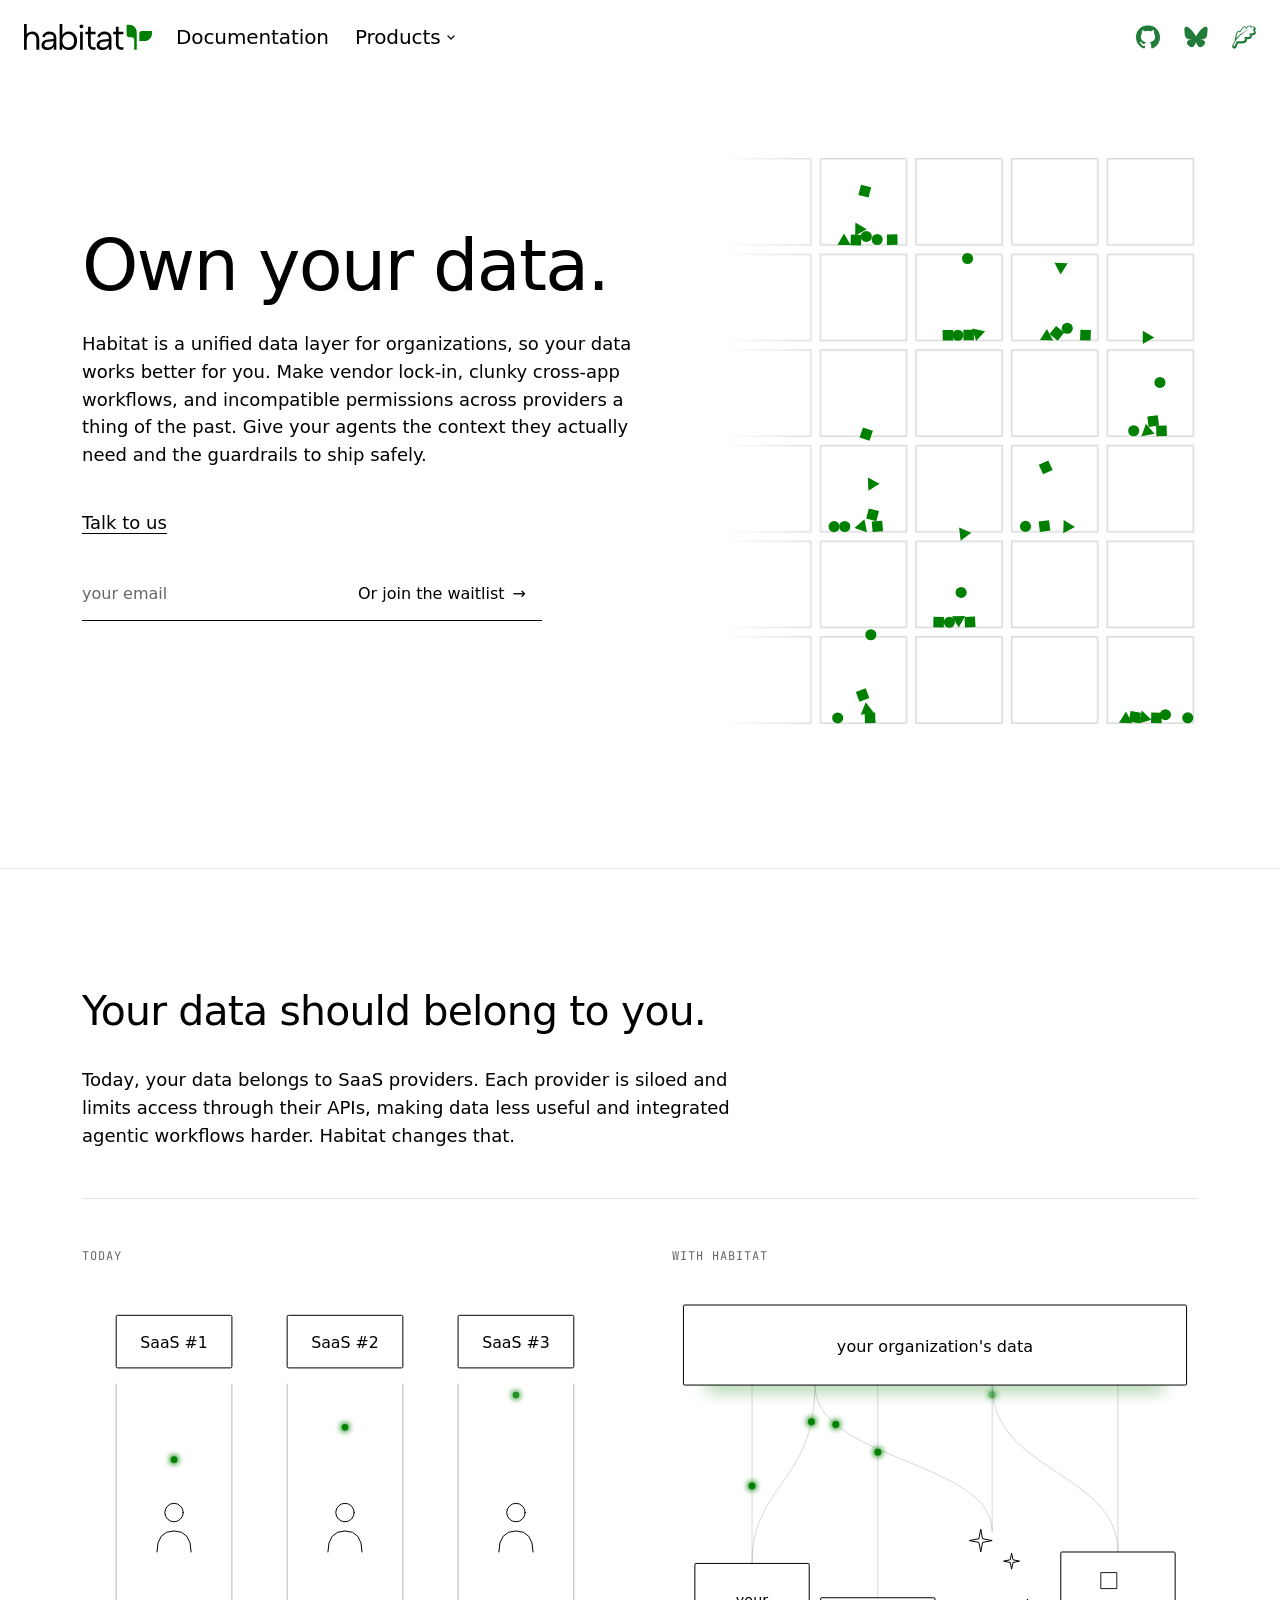
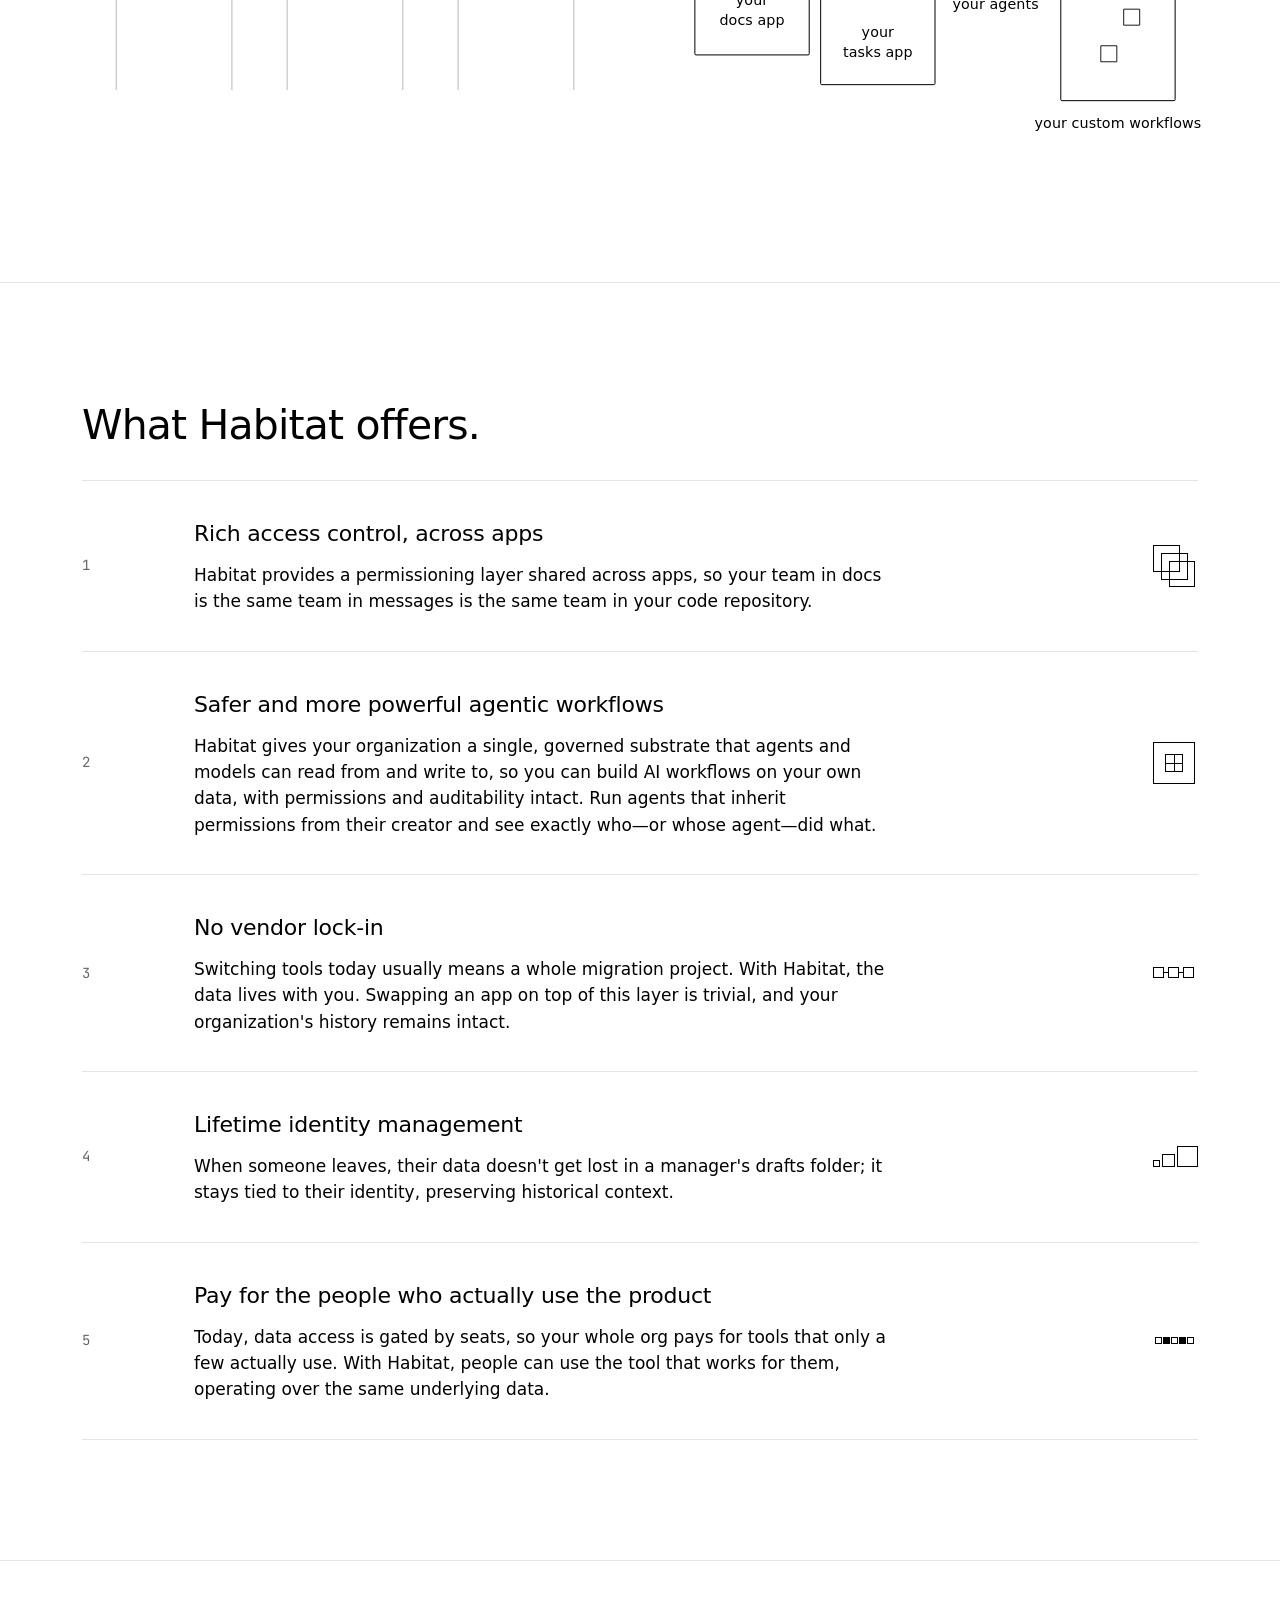
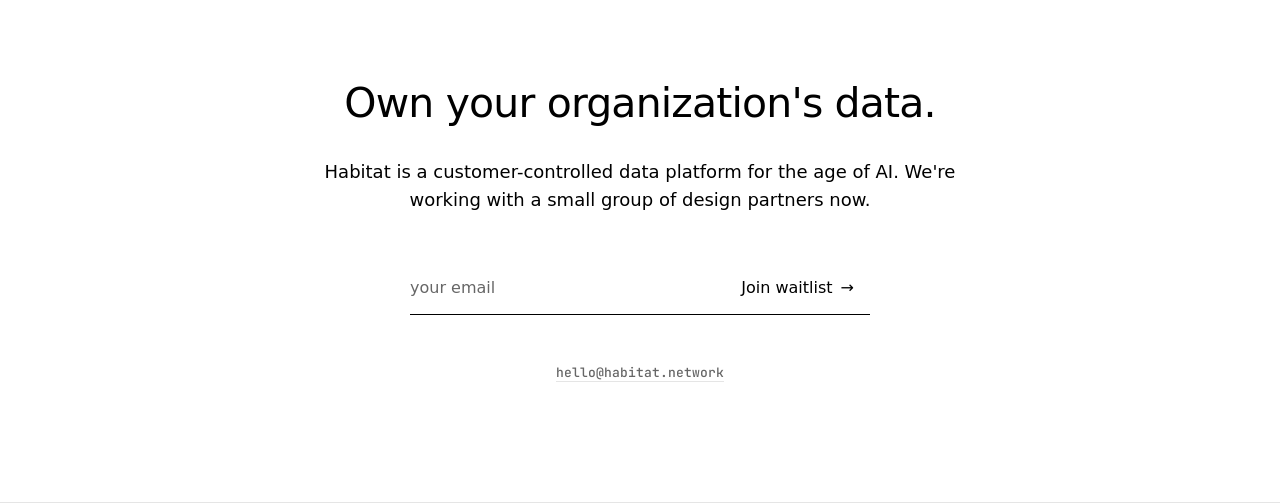
<file: index.html>
<!DOCTYPE html><html lang="en"> <head><meta charset="utf-8"><link rel="icon" type="image/svg+xml" href="/favicon.svg"><link rel="icon" href="/favicon.ico"><meta name="viewport" content="width=device-width, initial-scale=1.0"><meta name="generator" content="Astro v6.0.4"><title>Habitat</title><meta name="description" content="A unified layer for your organization's data."><meta property="og:type" content="website"><meta property="og:url" content="https://habitat.network/"><meta property="og:title" content="Habitat"><meta property="og:description" content="A unified layer for your organization's data."><meta property="og:image" content="https://habitat.network/cover.png"><meta name="twitter:card" content="summary_large_image"><meta name="twitter:title" content="Habitat"><meta name="twitter:description" content="A unified layer for your organization's data."><meta name="twitter:image" content="https://habitat.network/cover.png"><meta name="astro-view-transitions-enabled" content="true"><meta name="astro-view-transitions-fallback" content="animate"><script type="module" src="/_astro/ClientRouter.astro_astro_type_script_index_0_lang.DmQZLfuR.js"></script><link rel="stylesheet" href="/_astro/landing.DSjYgjod.css">
<link rel="stylesheet" href="/_astro/index@_@astro.BsqDQvqI.css"></head>  <header class="flex justify-between px-6 py-4 items-center sticky top-0 z-10 bg-white" data-astro-cid-3ef6ksr2> <div class="flex items-center gap-6" data-astro-cid-3ef6ksr2> <a href="/" data-astro-cid-3ef6ksr2><img src="/habitat-wordmark.svg" class="w-32" data-astro-cid-3ef6ksr2></a> <a href="https://habitat.network/habitat/api" class="hidden md:block docs-link" data-astro-cid-3ef6ksr2>Documentation</a> <div class="hidden md:block" data-astro-cid-3ef6ksr2> <div class="products-menu" data-astro-cid-3ef6ksr2> <button type="button" class="products-trigger" aria-haspopup="true" aria-expanded="false" data-astro-cid-3ef6ksr2>
Products
<svg class="products-caret" width="10" height="10" viewBox="0 0 10 10" aria-hidden="true" data-astro-cid-3ef6ksr2> <path d="M2 4 L5 7 L8 4" fill="none" stroke="currentColor" stroke-width="1.2" stroke-linecap="round" stroke-linejoin="round" data-astro-cid-3ef6ksr2></path> </svg> </button> <div class="products-panel" role="menu" data-astro-cid-3ef6ksr2> <a href="/community-platform" class="products-item" role="menuitem" data-astro-cid-3ef6ksr2> <span class="products-item-label" data-astro-cid-3ef6ksr2>Community Platform</span> </a> <span class="products-item is-disabled" role="menuitem" aria-disabled="true" data-astro-cid-3ef6ksr2> <span class="products-item-label" data-astro-cid-3ef6ksr2>Shared Context MCP</span> </span> </div> </div> </div> </div> <div class="hidden md:flex items-center gap-6" data-astro-cid-3ef6ksr2> <a href="https://github.com/habitat-network/habitat" aria-label="GitHub" data-astro-cid-3ef6ksr2> <svg class="w-6 h-6" viewBox="0 0 98 96" fill="none" xmlns="http://www.w3.org/2000/svg"><g clip-path="url(#clip0_730_27126)"><path d="M41.4395 69.3848C28.8066 67.8535 19.9062 58.7617 19.9062 46.9902C19.9062 42.2051 21.6289 37.0371 24.5 33.5918C23.2559 30.4336 23.4473 23.7344 24.8828 20.959C28.7109 20.4805 33.8789 22.4902 36.9414 25.2656C40.5781 24.1172 44.4062 23.543 49.0957 23.543C53.7852 23.543 57.6133 24.1172 61.0586 25.1699C64.0254 22.4902 69.2891 20.4805 73.1172 20.959C74.457 23.543 74.6484 30.2422 73.4043 33.4961C76.4668 37.1328 78.0937 42.0137 78.0937 46.9902C78.0937 58.7617 69.1934 67.6621 56.3691 69.2891C59.623 71.3945 61.8242 75.9883 61.8242 81.252L61.8242 91.2051C61.8242 94.0762 64.2168 95.7031 67.0879 94.5547C84.4102 87.9512 98 70.6289 98 49.1914C98 22.1074 75.9883 6.69539e-07 48.9043 4.309e-07C21.8203 1.92261e-07 -1.9479e-07 22.1074 -4.3343e-07 49.1914C-6.20631e-07 70.4375 13.4941 88.0469 31.6777 94.6504C34.2617 95.6074 36.75 93.8848 36.75 91.3008L36.75 83.6445C35.4102 84.2188 33.6875 84.6016 32.1562 84.6016C25.8398 84.6016 22.1074 81.1563 19.4277 74.7441C18.375 72.1602 17.2266 70.6289 15.0254 70.3418C13.877 70.2461 13.4941 69.7676 13.4941 69.1934C13.4941 68.0449 15.4082 67.1836 17.3223 67.1836C20.0977 67.1836 22.4902 68.9063 24.9785 72.4473C26.8926 75.2227 28.9023 76.4668 31.2949 76.4668C33.6875 76.4668 35.2187 75.6055 37.4199 73.4043C39.0469 71.7773 40.291 70.3418 41.4395 69.3848Z" fill="currentColor"></path></g><defs><clipPath id="clip0_730_27126"><rect width="98" height="96" fill="white"></rect></clipPath></defs></svg> </a> <a href="https://bsky.app/profile/habitat.network" aria-label="Bluesky" data-astro-cid-3ef6ksr2> <svg class="w-6 h-6" viewBox="0 0 600 530" xmlns="http://www.w3.org/2000/svg"><path d="m135.72 44.03c66.496 49.921 138.02 151.14 164.28 205.46 26.262-54.316 97.782-155.54 164.28-205.46 47.98-36.021 125.72-63.892 125.72 24.795 0 17.712-10.155 148.79-16.111 170.07-20.703 73.984-96.144 92.854-163.25 81.433 117.3 19.964 147.14 86.092 82.697 152.22-122.39 125.59-175.91-31.511-189.63-71.766-2.514-7.3797-3.6904-10.832-3.7077-7.8964-0.0174-2.9357-1.1937 0.51669-3.7077 7.8964-13.714 40.255-67.233 197.36-189.63 71.766-64.444-66.128-34.605-132.26 82.697-152.22-67.108 11.421-142.55-7.4491-163.25-81.433-5.9562-21.282-16.111-152.36-16.111-170.07 0-88.687 77.742-60.816 125.72-24.795z" fill="currentColor"></path></svg> </a> <a href="https://habitat.leaflet.pub" aria-label="Leaflet" data-astro-cid-3ef6ksr2> <svg class="w-6 h-6" viewBox="0 0 64 64" fill="none" xmlns="http://www.w3.org/2000/svg"><path fill-rule="evenodd" clip-rule="evenodd" d="M6.19354 43.7615C4.02326 47.9529 2.3971 50.6787 0.825968 54.5903C-0.40065 57.6442 1.08066 61.1142 4.13453 62.3408C7.18841 63.5675 10.6584 62.0862 11.8851 59.0323C12.1956 58.2591 12.4949 57.4976 12.784 56.7619L12.7867 56.755C13.8877 53.9534 14.8372 51.5562 15.9859 49.3971C17.2796 49.3269 18.7589 49.3161 20.4268 49.3067L20.6365 49.3056C23.6784 49.2888 27.3433 49.2687 30.5036 48.629C33.6657 47.989 37.5791 46.476 39.3089 42.4233C39.7772 41.3263 40.2521 39.7069 39.8363 38.0619C39.9611 38.0618 40.0889 38.0618 40.2201 38.0618C40.2903 38.0618 40.3619 38.0618 40.4348 38.0619C42.1036 38.063 44.452 38.0645 46.5513 37.4934C49.0009 36.8271 51.5766 35.2492 52.7066 31.9254C53.115 30.7244 53.1906 29.4632 52.8381 28.2712C52.9461 28.2521 53.0569 28.2327 53.1706 28.2127C53.2252 28.2032 53.2807 28.1935 53.3369 28.1837C54.7713 27.933 56.6912 27.5974 58.3315 26.9838C59.9271 26.3869 62.5489 25.0534 63.3345 21.9971C63.7822 20.2552 63.7353 18.411 62.7294 16.7456C62.3111 16.0531 61.779 15.5078 61.3069 15.1057C61.7466 14.5555 62.3058 13.79 62.6909 12.9455C63.3591 11.4803 63.7036 9.32754 62.3369 7.22123C60.7856 4.83067 58.1256 4.41306 56.8098 4.30487C55.4415 4.19236 53.9707 4.31254 52.9137 4.40806C52.7702 4.05645 52.5725 3.68669 52.2993 3.32178C50.832 1.36219 48.5559 1.19749 47.2748 1.23194C44.6865 1.30155 42.6621 2.45002 41.1987 3.64119C40.4307 4.26635 38.6031 6.82233 38.0052 7.48715C38.0052 5.10325 35.7086 3.89003 34.0939 3.64119C30.959 3.15806 29.0173 5.17673 27.2122 7.48715C24.962 10.3672 23.22 14.0741 21.1617 16.8593C20.4523 16.3978 19.6125 15.3179 18.2694 15.3803C16.0564 15.4831 14.5863 16.9832 13.6351 18.0097C11.9797 19.796 10.9264 23.0413 10.2095 25.4575C9.43004 28.9535 8.89843 30.4276 8.26688 34.2604C7.8913 36.5398 7.70089 38.3385 7.70089 40.8839C7.27002 41.7282 6.77687 42.635 6.19354 43.7615Z" fill="currentColor"></path><path fill-rule="evenodd" clip-rule="evenodd" d="M18.9944 18.4871C19.6421 19.0561 20.4012 19.7231 22.0388 19.1533C23.1095 18.7808 24.4933 16.3538 26.0373 13.6458C28.2942 9.68748 30.8934 5.12877 33.3576 5.50855C36.3301 5.96665 36.1471 7.6122 36.0064 8.87787C35.9077 9.76563 35.8298 10.4665 36.8761 10.4396C37.9419 10.4122 38.9792 9.15957 40.1829 7.70596C41.8456 5.69807 43.826 3.30666 46.6379 3.23104C48.6204 3.17772 48.5891 4.03205 48.5574 4.89842C48.5371 5.45219 48.5166 6.01088 49.0218 6.34062C49.5194 6.66547 50.7707 6.55195 52.2092 6.42146C54.5154 6.21226 57.3027 5.95942 58.2369 7.39914C59.0583 8.66485 58.0119 9.92284 57.0089 11.1286C56.1594 12.1499 55.341 13.1337 55.7152 14.0531C56.0204 14.8031 56.647 15.2257 57.2613 15.64C58.2659 16.3175 59.2375 16.9727 58.7159 19.0019C58.1644 21.1475 54.8463 21.7286 51.7361 22.2733C49.1306 22.7296 46.6709 23.1603 46.106 24.4639C45.7516 25.2816 46.3394 25.6623 46.9979 26.0889C47.7849 26.5986 48.673 27.1739 48.1751 28.6384C47.011 32.0622 43.1238 32.0622 39.4756 32.0623C36.3442 32.0623 33.3888 32.0624 32.4827 34.2275C31.9596 35.4776 32.7514 35.6982 33.6201 35.9404C34.6836 36.2368 35.8623 36.5653 34.8856 38.8535C33.0165 43.2324 26.0433 43.2715 19.6599 43.3073C17.3193 43.3205 15.058 43.3332 13.1567 43.5592C12.9396 43.585 12.7471 43.7095 12.6334 43.8962C10.8838 46.767 9.64296 49.9245 8.31937 53.2926C8.0286 54.0325 7.73384 54.7825 7.42881 55.542C7.02558 56.5459 5.88485 57.0328 4.88093 56.6296C3.877 56.2264 3.39005 55.0857 3.79328 54.0817C5.29513 50.3426 7.02775 46.9042 8.92229 43.7479C12.0142 38.0542 18.109 31.0686 24.5542 25.8207C30.2889 21.0461 35.7654 17.4724 42.1392 14.7607C42.9371 14.4212 42.7002 13.4882 41.8673 13.7289C36.2143 15.3625 31.2171 18.6029 26.0373 21.8684C20.4035 25.4201 15.6824 30.2231 12.7771 33.7151C12.2649 34.3308 11.1447 33.8245 11.306 33.04C12.5677 26.9025 13.87 21.27 15.7789 19.2101C17.5913 17.2543 18.2114 17.7992 18.9944 18.4871Z" fill="white"></path></svg> </a> </div> <!-- Mobile menu --> <details class="md:hidden relative" data-astro-cid-3ef6ksr2> <summary class="list-none cursor-pointer [&::-webkit-details-marker]:hidden" data-astro-cid-3ef6ksr2> <svg xmlns="http://www.w3.org/2000/svg" class="w-6 h-6" fill="none" viewBox="0 0 24 24" stroke="currentColor" data-astro-cid-3ef6ksr2> <path stroke-linecap="round" stroke-linejoin="round" stroke-width="2" d="M4 6h16M4 12h16M4 18h16" data-astro-cid-3ef6ksr2></path> </svg> </summary> <div class="absolute right-0 top-full mt-2 bg-white border border-gray-300 rounded-lg p-4 flex flex-col gap-4 min-w-56 shadow-lg z-20" data-astro-cid-3ef6ksr2> <a href="https://habitat.network/habitat/api" class="text-black no-underline text-sm" data-astro-cid-3ef6ksr2>Documentation</a> <div class="flex flex-col gap-2 text-sm" data-astro-cid-3ef6ksr2> <div class="text-xs uppercase tracking-wider text-gray-500" data-astro-cid-3ef6ksr2>Products</div> <a href="/community-platform" class="text-black no-underline" data-astro-cid-3ef6ksr2>Community Platform</a> <span class="text-gray-400 cursor-not-allowed select-none" data-astro-cid-3ef6ksr2>(Soon) Shared Context Layer</span> </div> <div class="border-t border-gray-200 pt-3 flex gap-4" data-astro-cid-3ef6ksr2> <a href="https://github.com/habitat-network/habitat" aria-label="GitHub" data-astro-cid-3ef6ksr2> <svg class="w-6 h-6" viewBox="0 0 98 96" fill="none" xmlns="http://www.w3.org/2000/svg"><g clip-path="url(#clip0_730_27126)"><path d="M41.4395 69.3848C28.8066 67.8535 19.9062 58.7617 19.9062 46.9902C19.9062 42.2051 21.6289 37.0371 24.5 33.5918C23.2559 30.4336 23.4473 23.7344 24.8828 20.959C28.7109 20.4805 33.8789 22.4902 36.9414 25.2656C40.5781 24.1172 44.4062 23.543 49.0957 23.543C53.7852 23.543 57.6133 24.1172 61.0586 25.1699C64.0254 22.4902 69.2891 20.4805 73.1172 20.959C74.457 23.543 74.6484 30.2422 73.4043 33.4961C76.4668 37.1328 78.0937 42.0137 78.0937 46.9902C78.0937 58.7617 69.1934 67.6621 56.3691 69.2891C59.623 71.3945 61.8242 75.9883 61.8242 81.252L61.8242 91.2051C61.8242 94.0762 64.2168 95.7031 67.0879 94.5547C84.4102 87.9512 98 70.6289 98 49.1914C98 22.1074 75.9883 6.69539e-07 48.9043 4.309e-07C21.8203 1.92261e-07 -1.9479e-07 22.1074 -4.3343e-07 49.1914C-6.20631e-07 70.4375 13.4941 88.0469 31.6777 94.6504C34.2617 95.6074 36.75 93.8848 36.75 91.3008L36.75 83.6445C35.4102 84.2188 33.6875 84.6016 32.1562 84.6016C25.8398 84.6016 22.1074 81.1563 19.4277 74.7441C18.375 72.1602 17.2266 70.6289 15.0254 70.3418C13.877 70.2461 13.4941 69.7676 13.4941 69.1934C13.4941 68.0449 15.4082 67.1836 17.3223 67.1836C20.0977 67.1836 22.4902 68.9063 24.9785 72.4473C26.8926 75.2227 28.9023 76.4668 31.2949 76.4668C33.6875 76.4668 35.2187 75.6055 37.4199 73.4043C39.0469 71.7773 40.291 70.3418 41.4395 69.3848Z" fill="currentColor"></path></g><defs><clipPath id="clip0_730_27126"><rect width="98" height="96" fill="white"></rect></clipPath></defs></svg> </a> <a href="https://bsky.app/profile/habitat.network" aria-label="Bluesky" data-astro-cid-3ef6ksr2> <svg class="w-6 h-6" viewBox="0 0 600 530" xmlns="http://www.w3.org/2000/svg"><path d="m135.72 44.03c66.496 49.921 138.02 151.14 164.28 205.46 26.262-54.316 97.782-155.54 164.28-205.46 47.98-36.021 125.72-63.892 125.72 24.795 0 17.712-10.155 148.79-16.111 170.07-20.703 73.984-96.144 92.854-163.25 81.433 117.3 19.964 147.14 86.092 82.697 152.22-122.39 125.59-175.91-31.511-189.63-71.766-2.514-7.3797-3.6904-10.832-3.7077-7.8964-0.0174-2.9357-1.1937 0.51669-3.7077 7.8964-13.714 40.255-67.233 197.36-189.63 71.766-64.444-66.128-34.605-132.26 82.697-152.22-67.108 11.421-142.55-7.4491-163.25-81.433-5.9562-21.282-16.111-152.36-16.111-170.07 0-88.687 77.742-60.816 125.72-24.795z" fill="currentColor"></path></svg> </a> <a href="https://habitat.leaflet.pub" aria-label="Leaflet" data-astro-cid-3ef6ksr2> <svg class="w-6 h-6" viewBox="0 0 64 64" fill="none" xmlns="http://www.w3.org/2000/svg"><path fill-rule="evenodd" clip-rule="evenodd" d="M6.19354 43.7615C4.02326 47.9529 2.3971 50.6787 0.825968 54.5903C-0.40065 57.6442 1.08066 61.1142 4.13453 62.3408C7.18841 63.5675 10.6584 62.0862 11.8851 59.0323C12.1956 58.2591 12.4949 57.4976 12.784 56.7619L12.7867 56.755C13.8877 53.9534 14.8372 51.5562 15.9859 49.3971C17.2796 49.3269 18.7589 49.3161 20.4268 49.3067L20.6365 49.3056C23.6784 49.2888 27.3433 49.2687 30.5036 48.629C33.6657 47.989 37.5791 46.476 39.3089 42.4233C39.7772 41.3263 40.2521 39.7069 39.8363 38.0619C39.9611 38.0618 40.0889 38.0618 40.2201 38.0618C40.2903 38.0618 40.3619 38.0618 40.4348 38.0619C42.1036 38.063 44.452 38.0645 46.5513 37.4934C49.0009 36.8271 51.5766 35.2492 52.7066 31.9254C53.115 30.7244 53.1906 29.4632 52.8381 28.2712C52.9461 28.2521 53.0569 28.2327 53.1706 28.2127C53.2252 28.2032 53.2807 28.1935 53.3369 28.1837C54.7713 27.933 56.6912 27.5974 58.3315 26.9838C59.9271 26.3869 62.5489 25.0534 63.3345 21.9971C63.7822 20.2552 63.7353 18.411 62.7294 16.7456C62.3111 16.0531 61.779 15.5078 61.3069 15.1057C61.7466 14.5555 62.3058 13.79 62.6909 12.9455C63.3591 11.4803 63.7036 9.32754 62.3369 7.22123C60.7856 4.83067 58.1256 4.41306 56.8098 4.30487C55.4415 4.19236 53.9707 4.31254 52.9137 4.40806C52.7702 4.05645 52.5725 3.68669 52.2993 3.32178C50.832 1.36219 48.5559 1.19749 47.2748 1.23194C44.6865 1.30155 42.6621 2.45002 41.1987 3.64119C40.4307 4.26635 38.6031 6.82233 38.0052 7.48715C38.0052 5.10325 35.7086 3.89003 34.0939 3.64119C30.959 3.15806 29.0173 5.17673 27.2122 7.48715C24.962 10.3672 23.22 14.0741 21.1617 16.8593C20.4523 16.3978 19.6125 15.3179 18.2694 15.3803C16.0564 15.4831 14.5863 16.9832 13.6351 18.0097C11.9797 19.796 10.9264 23.0413 10.2095 25.4575C9.43004 28.9535 8.89843 30.4276 8.26688 34.2604C7.8913 36.5398 7.70089 38.3385 7.70089 40.8839C7.27002 41.7282 6.77687 42.635 6.19354 43.7615Z" fill="currentColor"></path><path fill-rule="evenodd" clip-rule="evenodd" d="M18.9944 18.4871C19.6421 19.0561 20.4012 19.7231 22.0388 19.1533C23.1095 18.7808 24.4933 16.3538 26.0373 13.6458C28.2942 9.68748 30.8934 5.12877 33.3576 5.50855C36.3301 5.96665 36.1471 7.6122 36.0064 8.87787C35.9077 9.76563 35.8298 10.4665 36.8761 10.4396C37.9419 10.4122 38.9792 9.15957 40.1829 7.70596C41.8456 5.69807 43.826 3.30666 46.6379 3.23104C48.6204 3.17772 48.5891 4.03205 48.5574 4.89842C48.5371 5.45219 48.5166 6.01088 49.0218 6.34062C49.5194 6.66547 50.7707 6.55195 52.2092 6.42146C54.5154 6.21226 57.3027 5.95942 58.2369 7.39914C59.0583 8.66485 58.0119 9.92284 57.0089 11.1286C56.1594 12.1499 55.341 13.1337 55.7152 14.0531C56.0204 14.8031 56.647 15.2257 57.2613 15.64C58.2659 16.3175 59.2375 16.9727 58.7159 19.0019C58.1644 21.1475 54.8463 21.7286 51.7361 22.2733C49.1306 22.7296 46.6709 23.1603 46.106 24.4639C45.7516 25.2816 46.3394 25.6623 46.9979 26.0889C47.7849 26.5986 48.673 27.1739 48.1751 28.6384C47.011 32.0622 43.1238 32.0622 39.4756 32.0623C36.3442 32.0623 33.3888 32.0624 32.4827 34.2275C31.9596 35.4776 32.7514 35.6982 33.6201 35.9404C34.6836 36.2368 35.8623 36.5653 34.8856 38.8535C33.0165 43.2324 26.0433 43.2715 19.6599 43.3073C17.3193 43.3205 15.058 43.3332 13.1567 43.5592C12.9396 43.585 12.7471 43.7095 12.6334 43.8962C10.8838 46.767 9.64296 49.9245 8.31937 53.2926C8.0286 54.0325 7.73384 54.7825 7.42881 55.542C7.02558 56.5459 5.88485 57.0328 4.88093 56.6296C3.877 56.2264 3.39005 55.0857 3.79328 54.0817C5.29513 50.3426 7.02775 46.9042 8.92229 43.7479C12.0142 38.0542 18.109 31.0686 24.5542 25.8207C30.2889 21.0461 35.7654 17.4724 42.1392 14.7607C42.9371 14.4212 42.7002 13.4882 41.8673 13.7289C36.2143 15.3625 31.2171 18.6029 26.0373 21.8684C20.4035 25.4201 15.6824 30.2231 12.7771 33.7151C12.2649 34.3308 11.1447 33.8245 11.306 33.04C12.5677 26.9025 13.87 21.27 15.7789 19.2101C17.5913 17.2543 18.2114 17.7992 18.9944 18.4871Z" fill="white"></path></svg> </a> </div> </div> </details> </header>  <script type="module">document.querySelectorAll(".products-menu").forEach(e=>{const s=e.querySelector(".products-trigger");if(!s)return;const t=r=>s.setAttribute("aria-expanded",String(r));e.addEventListener("mouseenter",()=>t(!0)),e.addEventListener("mouseleave",()=>t(!1)),e.addEventListener("focusin",()=>t(!0)),e.addEventListener("focusout",r=>{e.contains(r.relatedTarget)||t(!1)})});</script> <main class="landing"> <!-- HERO --> <section class="hero"> <div class="hero-inner"> <div class="hero-copy"> <h1 class="display reveal">Own your data.</h1> <p class="hero-sub reveal" style="--d: 120ms">
Habitat is a unified data layer for organizations, so your data works better for you. Make vendor lock-in, clunky cross-app workflows, and incompatible permissions across providers a thing of the past. Give your agents the context they actually need and the guardrails to ship safely.
</p> <!-- Calendly link widget begin --> <link href="https://assets.calendly.com/assets/external/widget.css" rel="stylesheet"> <script src="https://assets.calendly.com/assets/external/widget.js" type="text/javascript" async></script> <div class="reveal" style="--d: 180ms; margin-bottom: 32px;"> <a href="" onclick="Calendly.initPopupWidget({url: 'https://calendly.com/arushi-habitat'});return false;" style="font-size: 1.125rem;">Talk to us</a> </div> <!-- Calendly link widget end --> <form class="waitlist reveal" style="--d: 220ms" novalidate> <label class="visually-hidden" for="email-hero">your email</label> <input id="email-hero" type="text" name="email" placeholder="your email" required> <button type="submit">Or join the waitlist<span aria-hidden="true">→</span></button> </form> <p class="waitlist-status reveal" data-status="idle" aria-live="polite"></p> </div> <div class="hero-visual reveal" style="--d: 400ms" aria-hidden="true"> <div class="hero-art-wrap"> <svg class="hero-art" viewBox="0 0 500 600" xmlns="http://www.w3.org/2000/svg" preserveAspectRatio="xMidYMid slice"> <defs> <pattern id="heroTile" x="0" y="0" width="100" height="100" patternUnits="userSpaceOnUse"> <rect x="5" y="5" width="90" height="90" fill="none" stroke="rgba(0,0,0,0.22)" stroke-width="1"></rect> </pattern> <linearGradient id="heroFadeGrad" x1="0%" y1="0%" x2="100%" y2="0%"> <stop offset="0%" stop-color="white" stop-opacity="0"></stop> <stop offset="22%" stop-color="white" stop-opacity="1"></stop> <stop offset="100%" stop-color="white" stop-opacity="1"></stop> </linearGradient> <mask id="heroFadeMask"> <rect width="500" height="600" fill="url(#heroFadeGrad)"></rect> </mask> </defs> <rect width="500" height="600" fill="url(#heroTile)" mask="url(#heroFadeMask)"></rect> </svg> <canvas class="hero-falling-canvas" aria-hidden="true"></canvas> </div> </div> </div> </section> <!-- SECTION 1: THE SHIFT --> <section class="section shift"> <div class="section-inner"> <h2 class="reveal">Your data should belong to you.</h2> <p class="lead reveal" style="--d: 100ms">
Today, your data belongs to SaaS providers. Each provider is siloed and limits access through their APIs, making data less useful and integrated agentic workflows harder. Habitat changes that.
</p> <div class="diagram reveal" style="--d: 200ms" aria-hidden="true"> <div class="diagram-col"> <div class="diagram-label">Today</div> <svg class="silo-svg" viewBox="0 0 400 360" xmlns="http://www.w3.org/2000/svg" preserveAspectRatio="xMidYMid meet"> <defs> <filter id="wallBlur" x="-100%" y="-20%" width="300%" height="140%"> <feGaussianBlur stdDeviation="3"></feGaussianBlur> </filter> <filter id="orbGlow2" x="-300%" y="-300%" width="700%" height="700%"> <feGaussianBlur stdDeviation="2.6" result="b"></feGaussianBlur> <feMerge> <feMergeNode in="b"></feMergeNode> <feMergeNode in="b"></feMergeNode> <feMergeNode in="SourceGraphic"></feMergeNode> </feMerge> </filter> </defs> <!-- Silo 1 --> <g transform="translate(70 0)"> <rect class="node" x="-44" y="20" width="88" height="40" rx="1"></rect> <text class="node-label" x="0" y="45" text-anchor="middle">SaaS #1</text> <line class="wall" x1="-44" y1="72" x2="-44" y2="305"></line> <line class="wall" x1="44" y1="72" x2="44" y2="305"></line> <circle class="person" cx="0" cy="170" r="7"></circle> <path class="person" d="M-13 200 Q-13 184 0 184 Q13 184 13 200"></path> <circle class="orb" cx="0" cy="65" r="2.5" opacity="0" filter="url(#orbGlow2)"> <animate attributeName="cy" values="65;155;65" dur="4.4s" begin="0s" repeatCount="indefinite"></animate> <animate attributeName="opacity" values="0;1;1;1;0" keyTimes="0;0.1;0.45;0.85;1" dur="4.4s" begin="0s" repeatCount="indefinite"></animate> </circle> </g> <!-- Silo 2 --> <g transform="translate(200 0)"> <rect class="node" x="-44" y="20" width="88" height="40" rx="1"></rect> <text class="node-label" x="0" y="45" text-anchor="middle">SaaS #2</text> <line class="wall" x1="-44" y1="72" x2="-44" y2="305"></line> <line class="wall" x1="44" y1="72" x2="44" y2="305"></line> <circle class="person" cx="0" cy="170" r="7"></circle> <path class="person" d="M-13 200 Q-13 184 0 184 Q13 184 13 200"></path> <circle class="orb" cx="0" cy="65" r="2.5" opacity="0" filter="url(#orbGlow2)"> <animate attributeName="cy" values="65;155;65" dur="4.4s" begin="0.6s" repeatCount="indefinite"></animate> <animate attributeName="opacity" values="0;1;1;1;0" keyTimes="0;0.1;0.45;0.85;1" dur="4.4s" begin="0.6s" repeatCount="indefinite"></animate> </circle> </g> <!-- Silo 3 --> <g transform="translate(330 0)"> <rect class="node" x="-44" y="20" width="88" height="40" rx="1"></rect> <text class="node-label" x="0" y="45" text-anchor="middle">SaaS #3</text> <line class="wall" x1="-44" y1="72" x2="-44" y2="305"></line> <line class="wall" x1="44" y1="72" x2="44" y2="305"></line> <circle class="person" cx="0" cy="170" r="7"></circle> <path class="person" d="M-13 200 Q-13 184 0 184 Q13 184 13 200"></path> <circle class="orb" cx="0" cy="65" r="2.5" opacity="0" filter="url(#orbGlow2)"> <animate attributeName="cy" values="65;155;65" dur="4.4s" begin="1.2s" repeatCount="indefinite"></animate> <animate attributeName="opacity" values="0;1;1;1;0" keyTimes="0;0.1;0.45;0.85;1" dur="4.4s" begin="1.2s" repeatCount="indefinite"></animate> </circle> </g> <!-- blocked cross-silo orbs (data tries to flow both ways, hits the wall, turns into an X) --> <!-- 1 → 2 --> <g> <circle class="orb-red" cy="100" r="2.5" opacity="0"> <animate attributeName="cx" values="114;154;154" keyTimes="0;0.6;1" dur="2.8s" begin="1.6s" repeatCount="indefinite"></animate> <animate attributeName="opacity" values="0;1;1;0;0" keyTimes="0;0.1;0.55;0.6;1" dur="2.8s" begin="1.6s" repeatCount="indefinite"></animate> </circle> <g class="x-mark" transform="translate(156 100)" opacity="0"> <line x1="-4" y1="-4" x2="4" y2="4"></line> <line x1="-4" y1="4" x2="4" y2="-4"></line> <animate attributeName="opacity" values="0;0;1;1;0" keyTimes="0;0.58;0.62;0.85;1" dur="2.8s" begin="1.6s" repeatCount="indefinite"></animate> </g> </g> <!-- 2 → 1 --> <g> <circle class="orb-red" cy="140" r="2.5" opacity="0"> <animate attributeName="cx" values="156;116;116" keyTimes="0;0.6;1" dur="2.8s" begin="2.3s" repeatCount="indefinite"></animate> <animate attributeName="opacity" values="0;1;1;0;0" keyTimes="0;0.1;0.55;0.6;1" dur="2.8s" begin="2.3s" repeatCount="indefinite"></animate> </circle> <g class="x-mark" transform="translate(114 140)" opacity="0"> <line x1="-4" y1="-4" x2="4" y2="4"></line> <line x1="-4" y1="4" x2="4" y2="-4"></line> <animate attributeName="opacity" values="0;0;1;1;0" keyTimes="0;0.58;0.62;0.85;1" dur="2.8s" begin="2.3s" repeatCount="indefinite"></animate> </g> </g> <!-- 2 → 3 --> <g> <circle class="orb-red" cy="220" r="2.5" opacity="0"> <animate attributeName="cx" values="244;284;284" keyTimes="0;0.6;1" dur="2.8s" begin="3.0s" repeatCount="indefinite"></animate> <animate attributeName="opacity" values="0;1;1;0;0" keyTimes="0;0.1;0.55;0.6;1" dur="2.8s" begin="3.0s" repeatCount="indefinite"></animate> </circle> <g class="x-mark" transform="translate(286 220)" opacity="0"> <line x1="-4" y1="-4" x2="4" y2="4"></line> <line x1="-4" y1="4" x2="4" y2="-4"></line> <animate attributeName="opacity" values="0;0;1;1;0" keyTimes="0;0.58;0.62;0.85;1" dur="2.8s" begin="3.0s" repeatCount="indefinite"></animate> </g> </g> <!-- 3 → 2 --> <g> <circle class="orb-red" cy="260" r="2.5" opacity="0"> <animate attributeName="cx" values="286;246;246" keyTimes="0;0.6;1" dur="2.8s" begin="3.7s" repeatCount="indefinite"></animate> <animate attributeName="opacity" values="0;1;1;0;0" keyTimes="0;0.1;0.55;0.6;1" dur="2.8s" begin="3.7s" repeatCount="indefinite"></animate> </circle> <g class="x-mark" transform="translate(244 260)" opacity="0"> <line x1="-4" y1="-4" x2="4" y2="4"></line> <line x1="-4" y1="4" x2="4" y2="-4"></line> <animate attributeName="opacity" values="0;0;1;1;0" keyTimes="0;0.58;0.62;0.85;1" dur="2.8s" begin="3.7s" repeatCount="indefinite"></animate> </g> </g> </svg> </div> <div class="diagram-col"> <div class="diagram-label">With Habitat</div> <svg class="diagram-svg habitat-diagram" viewBox="0 0 460 400" xmlns="http://www.w3.org/2000/svg" preserveAspectRatio="xMidYMid meet"> <defs> <filter id="orbGlowH" x="-300%" y="-300%" width="700%" height="700%"> <feGaussianBlur stdDeviation="2.6" result="b"></feGaussianBlur> <feMerge> <feMergeNode in="b"></feMergeNode> <feMergeNode in="b"></feMergeNode> <feMergeNode in="SourceGraphic"></feMergeNode> </feMerge> </filter> <filter id="barGlowH" x="-20%" y="-300%" width="140%" height="700%"> <feGaussianBlur stdDeviation="7"></feGaussianBlur> </filter> </defs> <rect class="bar-glow" x="30" y="78" width="400" height="12" fill="#008000" filter="url(#barGlowH)"></rect> <rect class="node" x="10" y="14" width="440" height="70" rx="1"></rect> <text class="node-label lead-label" x="230" y="55" text-anchor="middle">your organization's data</text> <line class="connector" x1="70" y1="84" x2="70" y2="240"></line> <line class="connector" x1="180" y1="84" x2="180" y2="270"></line> <line class="connector" x1="280" y1="84" x2="280" y2="212"></line> <line class="connector" x1="390" y1="84" x2="390" y2="230"></line> <circle class="orb" cx="70" cy="84" r="3" opacity="0" filter="url(#orbGlowH)"> <animate attributeName="cy" values="84;240" dur="2.8s" begin="0s" repeatCount="indefinite"></animate> <animate attributeName="opacity" values="0;1;1;0" keyTimes="0;0.12;0.88;1" dur="2.8s" begin="0s" repeatCount="indefinite"></animate> </circle> <circle class="orb" cx="180" cy="84" r="3" opacity="0" filter="url(#orbGlowH)"> <animate attributeName="cy" values="84;270" dur="2.8s" begin="0.7s" repeatCount="indefinite"></animate> <animate attributeName="opacity" values="0;1;1;0" keyTimes="0;0.12;0.88;1" dur="2.8s" begin="0.7s" repeatCount="indefinite"></animate> </circle> <circle class="orb" cx="280" cy="84" r="3" opacity="0" filter="url(#orbGlowH)"> <animate attributeName="cy" values="84;212" dur="2.8s" begin="1.4s" repeatCount="indefinite"></animate> <animate attributeName="opacity" values="0;1;1;0" keyTimes="0;0.12;0.88;1" dur="2.8s" begin="1.4s" repeatCount="indefinite"></animate> </circle> <circle class="orb" cx="390" cy="84" r="3" opacity="0" filter="url(#orbGlowH)"> <animate attributeName="cy" values="84;230" dur="2.8s" begin="2.1s" repeatCount="indefinite"></animate> <animate attributeName="opacity" values="0;1;1;0" keyTimes="0;0.12;0.88;1" dur="2.8s" begin="2.1s" repeatCount="indefinite"></animate> </circle> <!-- shared-data branches: one point on the data bar feeds both docs editor and agents --> <path id="shareToDocs" class="connector" d="M125 84 C 125 170, 70 170, 70 240" fill="none"></path> <path id="shareToAgents" class="connector" d="M125 84 C 125 150, 280 150, 280 212" fill="none"></path> <path id="shareToWorkflows" class="connector" d="M280 84 C 280 160, 390 160, 390 230" fill="none"></path> <circle class="orb" r="3" opacity="0" filter="url(#orbGlowH)"> <animateMotion dur="2.8s" begin="1.05s" repeatCount="indefinite"> <mpath href="#shareToDocs"></mpath> </animateMotion> <animate attributeName="opacity" values="0;1;1;0" keyTimes="0;0.12;0.88;1" dur="2.8s" begin="1.05s" repeatCount="indefinite"></animate> </circle> <circle class="orb" r="3" opacity="0" filter="url(#orbGlowH)"> <animateMotion dur="2.8s" begin="1.05s" repeatCount="indefinite"> <mpath href="#shareToAgents"></mpath> </animateMotion> <animate attributeName="opacity" values="0;1;1;0" keyTimes="0;0.12;0.88;1" dur="2.8s" begin="1.05s" repeatCount="indefinite"></animate> </circle> <circle class="orb" r="3" opacity="0" filter="url(#orbGlowH)"> <animateMotion dur="2.8s" begin="1.75s" repeatCount="indefinite"> <mpath href="#shareToWorkflows"></mpath> </animateMotion> <animate attributeName="opacity" values="0;1;1;0" keyTimes="0;0.12;0.88;1" dur="2.8s" begin="1.75s" repeatCount="indefinite"></animate> </circle> <rect class="node" x="20" y="240" width="100" height="80" rx="1"></rect> <text class="node-label" x="70" y="276" text-anchor="middle">your</text> <text class="node-label" x="70" y="294" text-anchor="middle">docs app</text> <rect class="node" x="130" y="270" width="100" height="76" rx="1"></rect> <text class="node-label" x="180" y="304" text-anchor="middle">your</text> <text class="node-label" x="180" y="322" text-anchor="middle">tasks app</text> <g transform="translate(270 220)"> <path class="sparkle" d="M0 -10 L1.6 -1.6 L10 0 L1.6 1.6 L0 10 L-1.6 1.6 L-10 0 L-1.6 -1.6 Z"></path> </g> <g transform="translate(297 238)"> <path class="sparkle" d="M0 -7 L1.2 -1.2 L7 0 L1.2 1.2 L0 7 L-1.2 1.2 L-7 0 L-1.2 -1.2 Z"></path> </g> <text class="node-label" x="283" y="280" text-anchor="middle">your agents</text> <rect class="node" x="340" y="230" width="100" height="130" rx="1"></rect> <rect class="node sm" x="375" y="248" width="14" height="14"></rect> <rect class="node sm" x="395" y="280" width="14" height="14"></rect> <rect class="node sm" x="375" y="312" width="14" height="14"></rect> <circle class="orb" cx="382" cy="255" r="2.6" opacity="0" filter="url(#orbGlowH)"> <animate attributeName="cx" values="382;402;382;382" keyTimes="0;0.33;0.66;1" dur="3.6s" begin="2.4s" repeatCount="indefinite"></animate> <animate attributeName="cy" values="255;287;319;255" keyTimes="0;0.33;0.66;1" dur="3.6s" begin="2.4s" repeatCount="indefinite"></animate> <animate attributeName="opacity" values="0;1;1;1;0" keyTimes="0;0.08;0.5;0.92;1" dur="3.6s" begin="2.4s" repeatCount="indefinite"></animate> </circle> <text class="node-label" x="390" y="384" text-anchor="middle">your custom workflows</text> </svg> </div> </div> </div> </section> <!-- SECTION 2: PILLARS --> <section class="section pillars"> <div class="section-inner"> <h2 class="reveal">What Habitat offers.</h2> <ol class="pillar-list"> <li class="pillar reveal"> <div class="pillar-num">1</div> <div class="pillar-body"> <h3>Rich access control, across apps</h3> <p>
Habitat provides a permissioning layer shared across apps, so your team in docs is the same team in messages is the same team in your code repository.
</p> </div> <svg class="pillar-icon" viewBox="0 0 48 48" width="48" height="48" fill="none" stroke="currentColor" stroke-width="1" shape-rendering="crispEdges" aria-hidden="true"> <rect x="3.5" y="3.5" width="26" height="26"></rect> <rect x="11.5" y="11.5" width="26" height="26"></rect> <rect x="19.5" y="19.5" width="25" height="25"></rect> </svg> </li> <li class="pillar reveal"> <div class="pillar-num">2</div> <div class="pillar-body"> <h3>Safer and more powerful agentic workflows</h3> <p>
Habitat gives your organization
                a single, governed substrate that agents and models can read from and write to, 
                so you can build AI workflows on your own data, with permissions and auditability
                intact.  Run agents that inherit permissions from their creator and see exactly who—or whose agent—did what.
</p> </div> <svg class="pillar-icon" viewBox="0 0 48 48" width="48" height="48" fill="none" stroke="currentColor" stroke-width="1" shape-rendering="crispEdges" aria-hidden="true"> <rect x="3.5" y="3.5" width="41" height="41"></rect> <rect x="15.5" y="15.5" width="17" height="17"></rect> <line x1="24" y1="15.5" x2="24" y2="32.5"></line> <line x1="15.5" y1="24" x2="32.5" y2="24"></line> </svg> </li> <li class="pillar reveal"> <div class="pillar-num">3</div> <div class="pillar-body"> <h3>No vendor lock-in</h3> <p>
Switching tools today usually means a whole migration project. With Habitat, the data lives with you. Swapping an app on top of this layer is trivial, and your
                organization's history remains intact.
</p> </div> <svg class="pillar-icon" viewBox="0 0 48 48" width="48" height="48" fill="none" stroke="currentColor" stroke-width="1" shape-rendering="crispEdges" aria-hidden="true"> <rect x="3.5" y="18.5" width="10" height="10"></rect> <line x1="13.5" y1="23.5" x2="18.5" y2="23.5"></line> <rect x="18.5" y="18.5" width="10" height="10"></rect> <line x1="28.5" y1="23.5" x2="33.5" y2="23.5"></line> <rect x="33.5" y="18.5" width="10" height="10"></rect> </svg> </li> <li class="pillar reveal"> <div class="pillar-num">4</div> <div class="pillar-body"> <h3>Lifetime identity management</h3> <p>
When someone leaves,
                their data doesn't get lost in a manager's drafts folder; it stays tied to their
                identity, preserving historical context.
</p> </div> <svg class="pillar-icon" viewBox="0 0 48 48" width="48" height="48" fill="none" stroke="currentColor" stroke-width="1" shape-rendering="crispEdges" aria-hidden="true"> <rect x="3.5" y="27.5" width="6" height="6"></rect> <rect x="12.5" y="21.5" width="12" height="12"></rect> <rect x="27.5" y="13.5" width="20" height="20"></rect> </svg> </li> <li class="pillar reveal"> <div class="pillar-num">5</div> <div class="pillar-body"> <h3>Pay for the people who actually use the product</h3> <p>
Today, data access is gated by seats, so your whole org pays for tools that only a few actually use. With Habitat, people can use the tool that works for them, operating over the same underlying data.
</p> </div> <svg class="pillar-icon" viewBox="0 0 48 48" width="48" height="48" fill="none" stroke="currentColor" stroke-width="1" shape-rendering="crispEdges" aria-hidden="true"> <rect x="5.5" y="20.5" width="6" height="6"></rect> <rect x="13.5" y="20.5" width="6" height="6" fill="currentColor"></rect> <rect x="21.5" y="20.5" width="6" height="6"></rect> <rect x="29.5" y="20.5" width="6" height="6" fill="currentColor"></rect> <rect x="37.5" y="20.5" width="6" height="6"></rect> </svg> </li> </ol> </div> </section> <!-- SECTION 4: CLOSING --> <section class="section closing"> <div class="section-inner center"> <h2 class="reveal">Own your organization's data.</h2> <p class="lead reveal" style="--d: 100ms">
Habitat is a customer-controlled data platform for the age of AI. We're working with a
          small group of design partners now.
</p> <form class="waitlist center reveal" style="--d: 200ms" novalidate> <label class="visually-hidden" for="email-foot">your email</label> <input id="email-foot" type="text" name="email" placeholder="your email" required> <button type="submit">Join waitlist <span aria-hidden="true">→</span></button> </form> <p class="waitlist-status reveal" data-status="idle" aria-live="polite"></p> <p class="helper reveal" style="--d: 300ms"> <a href="mailto:hello@habitat.network">hello@habitat.network</a> </p> </div> </section> </main>  </html>  <script type="module">function s(){const o=new IntersectionObserver(e=>{for(const t of e)t.isIntersecting&&(t.target.classList.add("is-visible"),o.unobserve(t.target))},{threshold:.12,rootMargin:"0px 0px -40px 0px"});document.querySelectorAll(".reveal:not(.is-visible)").forEach(e=>o.observe(e))}document.addEventListener("astro:page-load",s);</script> <script type="module">const l="https://habitat-953995456319.us-west1.run.app/waitlist",s={success:"Thanks for signing up! We can't wait to show you what we've been growing 🌱",invalid:"That email wasn't quite right. Please submit an email like abc@example.com.",error:"Hmm, that didn't work. Please try again."};document.querySelectorAll("form.waitlist").forEach(e=>{const t=e.parentElement?.querySelector(".waitlist-status");e.addEventListener("submit",async r=>{r.preventDefault();const a=e.querySelector('input[name="email"]');if(!a||!t)return;const o=a.value.trim();t.dataset.status="idle",t.textContent="";try{const n=await fetch(l,{method:"POST",headers:{"Content-Type":"application/json"},body:JSON.stringify({email:o,from:"landing"})});if(n.ok)t.dataset.status="success",t.textContent=s.success,a.value="";else{const i=(await n.text()).trim().toLowerCase()==="invalid email address"?"invalid":"error";t.dataset.status=i,t.textContent=s[i]}}catch{t.dataset.status="error",t.textContent=s.error}})});</script> <script type="module" src="/_astro/index.astro_astro_type_script_index_2_lang.BT8wRJ-g.js"></script>
</file>
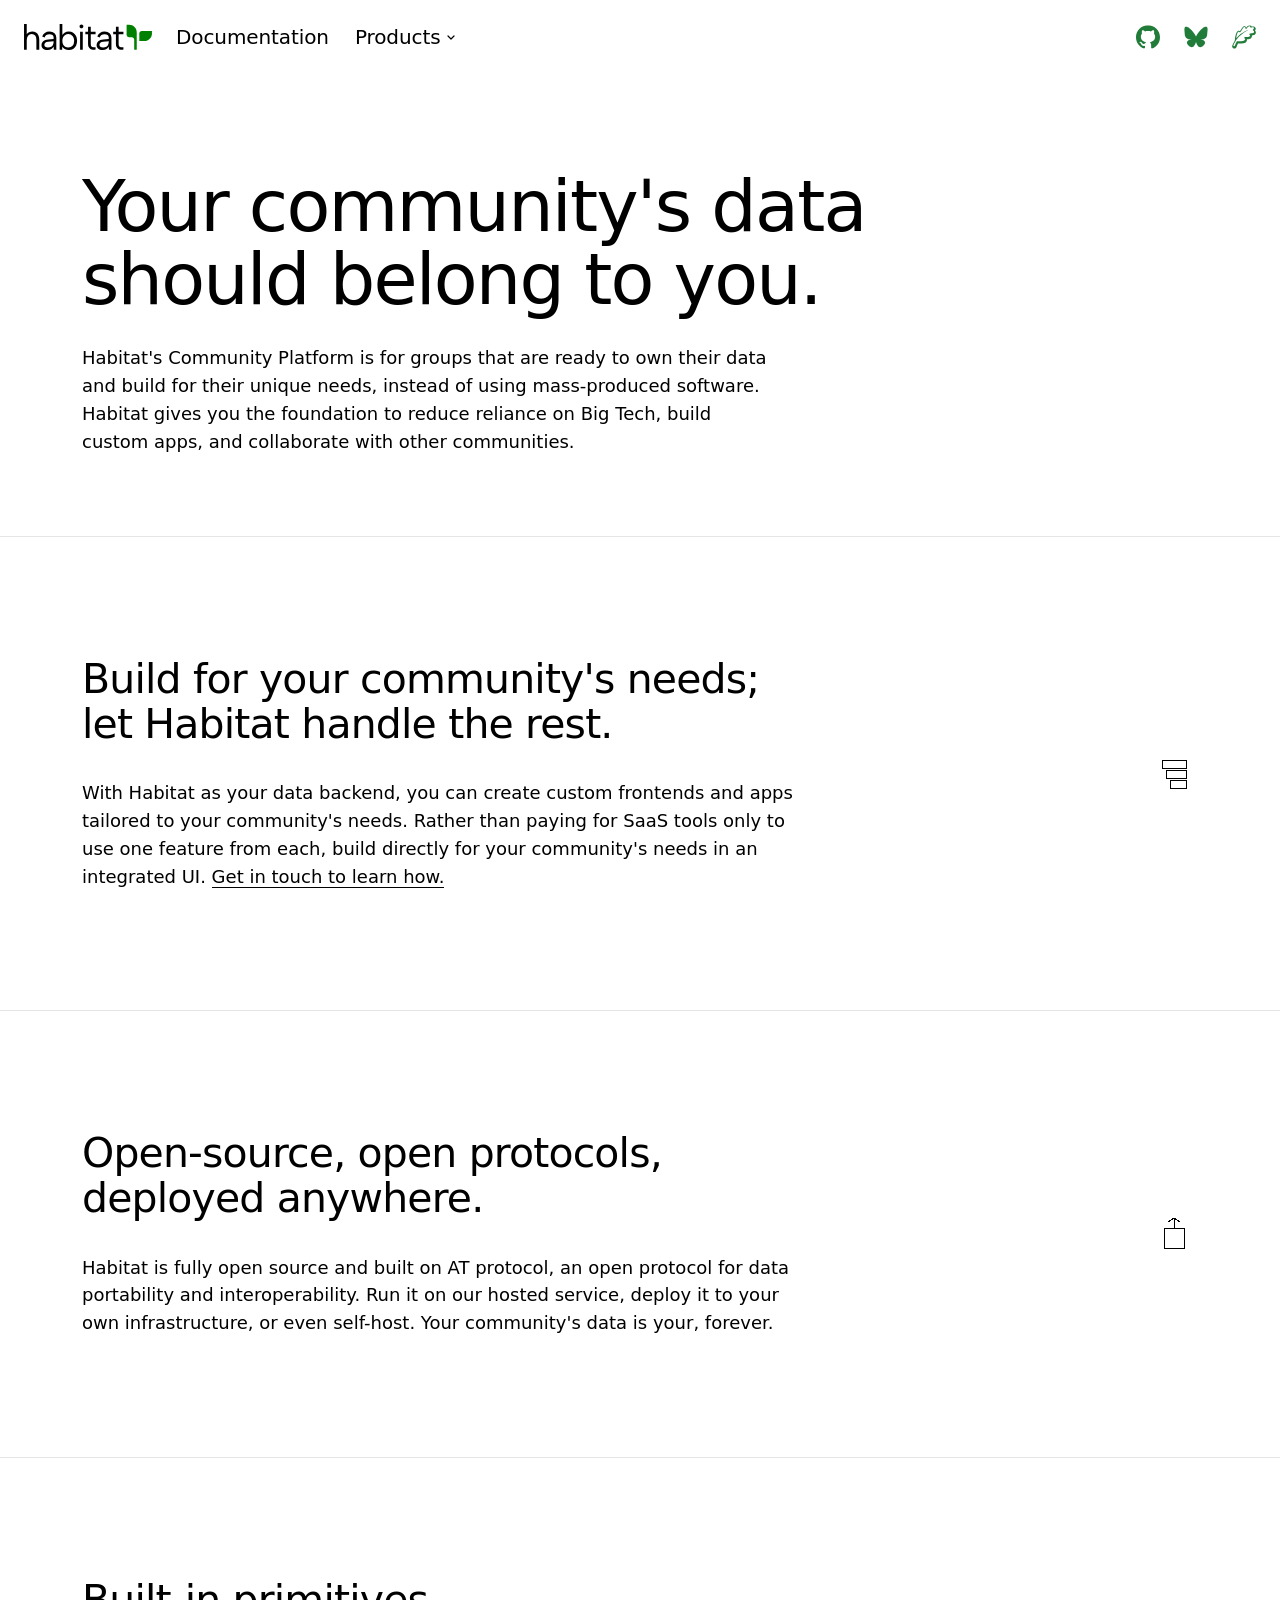
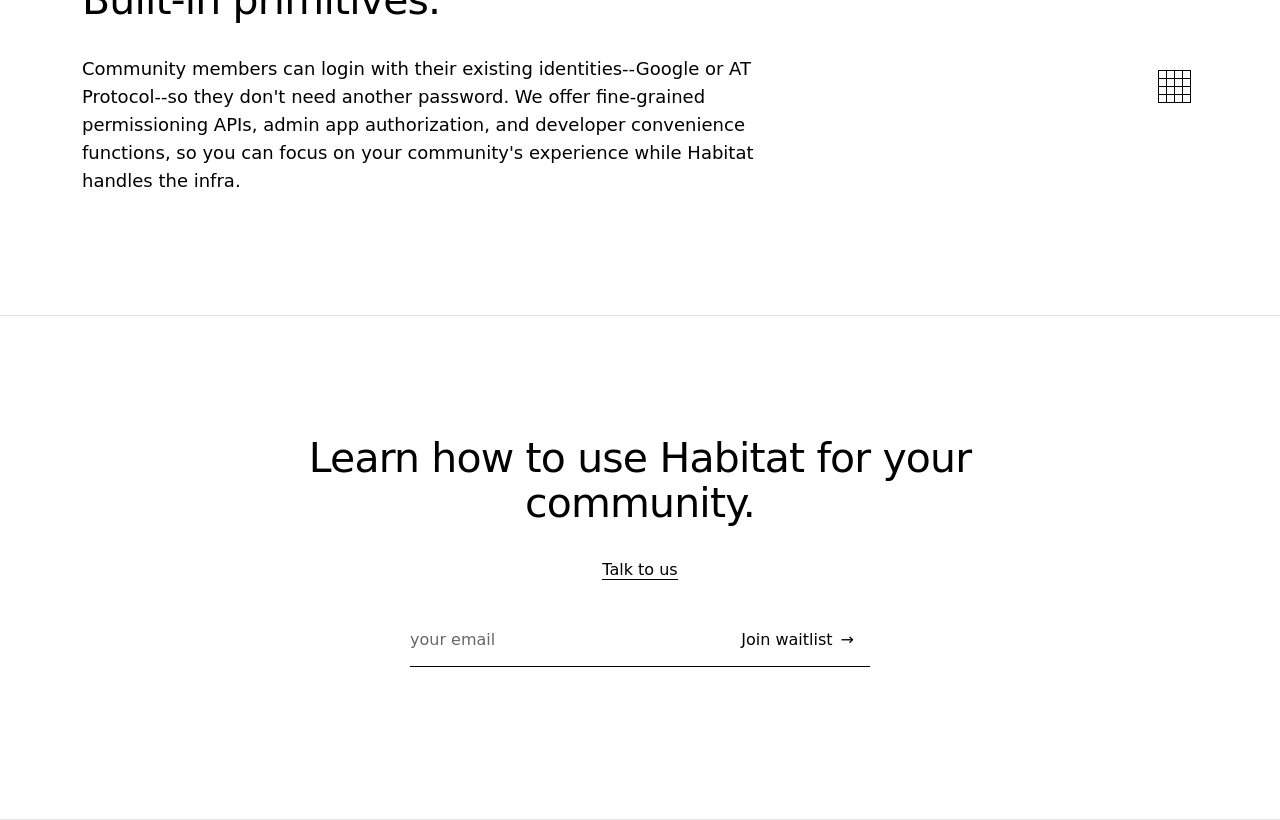
<file: community-platform/index.html>
<!DOCTYPE html><html lang="en"> <head><meta charset="utf-8"><link rel="icon" type="image/svg+xml" href="/favicon.svg"><link rel="icon" href="/favicon.ico"><meta name="viewport" content="width=device-width, initial-scale=1.0"><meta name="generator" content="Astro v6.0.4"><title>Community Platform — Habitat</title><meta name="description" content="A data ownership platform for communities."><meta property="og:type" content="website"><meta property="og:url" content="https://habitat.network/community-platform/"><meta property="og:title" content="Community Platform — Habitat"><meta property="og:description" content="A data ownership platform for communities."><meta property="og:image" content="https://habitat.network/cover.png"><meta name="twitter:card" content="summary_large_image"><meta name="twitter:title" content="Community Platform — Habitat"><meta name="twitter:description" content="A data ownership platform for communities."><meta name="twitter:image" content="https://habitat.network/cover.png"><meta name="astro-view-transitions-enabled" content="true"><meta name="astro-view-transitions-fallback" content="animate"><script type="module" src="/_astro/ClientRouter.astro_astro_type_script_index_0_lang.DmQZLfuR.js"></script><link rel="stylesheet" href="/_astro/landing.DSjYgjod.css">
<style>.landing.cp .hero{padding:96px 0 80px}.landing.cp .display{max-width:18ch}.landing.cp .hero-sub{max-width:60ch;margin-bottom:0}.landing.cp .section h2{max-width:28ch}.landing.cp .lead{max-width:64ch;margin-bottom:0}.landing.cp .section-with-icon{display:grid;grid-template-columns:1fr 64px;gap:48px;align-items:center}.landing.cp .section-icon{display:block;justify-self:end;color:var(--black)}@media(max-width:880px){.landing.cp .hero{padding:56px 0 64px}.landing.cp .section-with-icon{grid-template-columns:1fr}.landing.cp .section-icon{display:none}}.waitlist{display:flex;align-items:stretch;gap:0;max-width:460px;border-bottom:1px solid var(--black)}.waitlist.center{margin:28px auto 0}.waitlist input{flex:1;border:none;outline:none;padding:14px 0;font:inherit;font-size:1rem;background:transparent;color:var(--black)}.waitlist input::placeholder{color:var(--muted)}.waitlist button{border:none;background:transparent;color:var(--black);font:inherit;font-weight:500;font-size:1rem;padding:14px 16px 14px 0;cursor:pointer;display:inline-flex;align-items:center;gap:8px;transition:color .16s ease}.waitlist button:hover{color:var(--green)}.waitlist button span{transition:transform .2s ease}.waitlist button:hover span{transform:translate(4px)}.waitlist-status{margin:12px 0 0;min-height:1.25rem;font-family:JetBrains Mono,ui-monospace,monospace;font-size:.8125rem;color:var(--muted)}.waitlist-status[data-status=success]{color:var(--green)}.waitlist-status[data-status=invalid],.waitlist-status[data-status=error]{color:var(--black)}.section.closing .waitlist-status{text-align:center}.section.closing h2{max-width:none;margin-left:auto;margin-right:auto}
</style></head>  <header class="flex justify-between px-6 py-4 items-center sticky top-0 z-10 bg-white" data-astro-cid-3ef6ksr2> <div class="flex items-center gap-6" data-astro-cid-3ef6ksr2> <a href="/" data-astro-cid-3ef6ksr2><img src="/habitat-wordmark.svg" class="w-32" data-astro-cid-3ef6ksr2></a> <a href="https://habitat.network/habitat/api" class="hidden md:block docs-link" data-astro-cid-3ef6ksr2>Documentation</a> <div class="hidden md:block" data-astro-cid-3ef6ksr2> <div class="products-menu" data-astro-cid-3ef6ksr2> <button type="button" class="products-trigger" aria-haspopup="true" aria-expanded="false" data-astro-cid-3ef6ksr2>
Products
<svg class="products-caret" width="10" height="10" viewBox="0 0 10 10" aria-hidden="true" data-astro-cid-3ef6ksr2> <path d="M2 4 L5 7 L8 4" fill="none" stroke="currentColor" stroke-width="1.2" stroke-linecap="round" stroke-linejoin="round" data-astro-cid-3ef6ksr2></path> </svg> </button> <div class="products-panel" role="menu" data-astro-cid-3ef6ksr2> <a href="/community-platform" class="products-item" role="menuitem" data-astro-cid-3ef6ksr2> <span class="products-item-label" data-astro-cid-3ef6ksr2>Community Platform</span> </a> <span class="products-item is-disabled" role="menuitem" aria-disabled="true" data-astro-cid-3ef6ksr2> <span class="products-item-label" data-astro-cid-3ef6ksr2>Shared Context MCP</span> </span> </div> </div> </div> </div> <div class="hidden md:flex items-center gap-6" data-astro-cid-3ef6ksr2> <a href="https://github.com/habitat-network/habitat" aria-label="GitHub" data-astro-cid-3ef6ksr2> <svg class="w-6 h-6" viewBox="0 0 98 96" fill="none" xmlns="http://www.w3.org/2000/svg"><g clip-path="url(#clip0_730_27126)"><path d="M41.4395 69.3848C28.8066 67.8535 19.9062 58.7617 19.9062 46.9902C19.9062 42.2051 21.6289 37.0371 24.5 33.5918C23.2559 30.4336 23.4473 23.7344 24.8828 20.959C28.7109 20.4805 33.8789 22.4902 36.9414 25.2656C40.5781 24.1172 44.4062 23.543 49.0957 23.543C53.7852 23.543 57.6133 24.1172 61.0586 25.1699C64.0254 22.4902 69.2891 20.4805 73.1172 20.959C74.457 23.543 74.6484 30.2422 73.4043 33.4961C76.4668 37.1328 78.0937 42.0137 78.0937 46.9902C78.0937 58.7617 69.1934 67.6621 56.3691 69.2891C59.623 71.3945 61.8242 75.9883 61.8242 81.252L61.8242 91.2051C61.8242 94.0762 64.2168 95.7031 67.0879 94.5547C84.4102 87.9512 98 70.6289 98 49.1914C98 22.1074 75.9883 6.69539e-07 48.9043 4.309e-07C21.8203 1.92261e-07 -1.9479e-07 22.1074 -4.3343e-07 49.1914C-6.20631e-07 70.4375 13.4941 88.0469 31.6777 94.6504C34.2617 95.6074 36.75 93.8848 36.75 91.3008L36.75 83.6445C35.4102 84.2188 33.6875 84.6016 32.1562 84.6016C25.8398 84.6016 22.1074 81.1563 19.4277 74.7441C18.375 72.1602 17.2266 70.6289 15.0254 70.3418C13.877 70.2461 13.4941 69.7676 13.4941 69.1934C13.4941 68.0449 15.4082 67.1836 17.3223 67.1836C20.0977 67.1836 22.4902 68.9063 24.9785 72.4473C26.8926 75.2227 28.9023 76.4668 31.2949 76.4668C33.6875 76.4668 35.2187 75.6055 37.4199 73.4043C39.0469 71.7773 40.291 70.3418 41.4395 69.3848Z" fill="currentColor"></path></g><defs><clipPath id="clip0_730_27126"><rect width="98" height="96" fill="white"></rect></clipPath></defs></svg> </a> <a href="https://bsky.app/profile/habitat.network" aria-label="Bluesky" data-astro-cid-3ef6ksr2> <svg class="w-6 h-6" viewBox="0 0 600 530" xmlns="http://www.w3.org/2000/svg"><path d="m135.72 44.03c66.496 49.921 138.02 151.14 164.28 205.46 26.262-54.316 97.782-155.54 164.28-205.46 47.98-36.021 125.72-63.892 125.72 24.795 0 17.712-10.155 148.79-16.111 170.07-20.703 73.984-96.144 92.854-163.25 81.433 117.3 19.964 147.14 86.092 82.697 152.22-122.39 125.59-175.91-31.511-189.63-71.766-2.514-7.3797-3.6904-10.832-3.7077-7.8964-0.0174-2.9357-1.1937 0.51669-3.7077 7.8964-13.714 40.255-67.233 197.36-189.63 71.766-64.444-66.128-34.605-132.26 82.697-152.22-67.108 11.421-142.55-7.4491-163.25-81.433-5.9562-21.282-16.111-152.36-16.111-170.07 0-88.687 77.742-60.816 125.72-24.795z" fill="currentColor"></path></svg> </a> <a href="https://habitat.leaflet.pub" aria-label="Leaflet" data-astro-cid-3ef6ksr2> <svg class="w-6 h-6" viewBox="0 0 64 64" fill="none" xmlns="http://www.w3.org/2000/svg"><path fill-rule="evenodd" clip-rule="evenodd" d="M6.19354 43.7615C4.02326 47.9529 2.3971 50.6787 0.825968 54.5903C-0.40065 57.6442 1.08066 61.1142 4.13453 62.3408C7.18841 63.5675 10.6584 62.0862 11.8851 59.0323C12.1956 58.2591 12.4949 57.4976 12.784 56.7619L12.7867 56.755C13.8877 53.9534 14.8372 51.5562 15.9859 49.3971C17.2796 49.3269 18.7589 49.3161 20.4268 49.3067L20.6365 49.3056C23.6784 49.2888 27.3433 49.2687 30.5036 48.629C33.6657 47.989 37.5791 46.476 39.3089 42.4233C39.7772 41.3263 40.2521 39.7069 39.8363 38.0619C39.9611 38.0618 40.0889 38.0618 40.2201 38.0618C40.2903 38.0618 40.3619 38.0618 40.4348 38.0619C42.1036 38.063 44.452 38.0645 46.5513 37.4934C49.0009 36.8271 51.5766 35.2492 52.7066 31.9254C53.115 30.7244 53.1906 29.4632 52.8381 28.2712C52.9461 28.2521 53.0569 28.2327 53.1706 28.2127C53.2252 28.2032 53.2807 28.1935 53.3369 28.1837C54.7713 27.933 56.6912 27.5974 58.3315 26.9838C59.9271 26.3869 62.5489 25.0534 63.3345 21.9971C63.7822 20.2552 63.7353 18.411 62.7294 16.7456C62.3111 16.0531 61.779 15.5078 61.3069 15.1057C61.7466 14.5555 62.3058 13.79 62.6909 12.9455C63.3591 11.4803 63.7036 9.32754 62.3369 7.22123C60.7856 4.83067 58.1256 4.41306 56.8098 4.30487C55.4415 4.19236 53.9707 4.31254 52.9137 4.40806C52.7702 4.05645 52.5725 3.68669 52.2993 3.32178C50.832 1.36219 48.5559 1.19749 47.2748 1.23194C44.6865 1.30155 42.6621 2.45002 41.1987 3.64119C40.4307 4.26635 38.6031 6.82233 38.0052 7.48715C38.0052 5.10325 35.7086 3.89003 34.0939 3.64119C30.959 3.15806 29.0173 5.17673 27.2122 7.48715C24.962 10.3672 23.22 14.0741 21.1617 16.8593C20.4523 16.3978 19.6125 15.3179 18.2694 15.3803C16.0564 15.4831 14.5863 16.9832 13.6351 18.0097C11.9797 19.796 10.9264 23.0413 10.2095 25.4575C9.43004 28.9535 8.89843 30.4276 8.26688 34.2604C7.8913 36.5398 7.70089 38.3385 7.70089 40.8839C7.27002 41.7282 6.77687 42.635 6.19354 43.7615Z" fill="currentColor"></path><path fill-rule="evenodd" clip-rule="evenodd" d="M18.9944 18.4871C19.6421 19.0561 20.4012 19.7231 22.0388 19.1533C23.1095 18.7808 24.4933 16.3538 26.0373 13.6458C28.2942 9.68748 30.8934 5.12877 33.3576 5.50855C36.3301 5.96665 36.1471 7.6122 36.0064 8.87787C35.9077 9.76563 35.8298 10.4665 36.8761 10.4396C37.9419 10.4122 38.9792 9.15957 40.1829 7.70596C41.8456 5.69807 43.826 3.30666 46.6379 3.23104C48.6204 3.17772 48.5891 4.03205 48.5574 4.89842C48.5371 5.45219 48.5166 6.01088 49.0218 6.34062C49.5194 6.66547 50.7707 6.55195 52.2092 6.42146C54.5154 6.21226 57.3027 5.95942 58.2369 7.39914C59.0583 8.66485 58.0119 9.92284 57.0089 11.1286C56.1594 12.1499 55.341 13.1337 55.7152 14.0531C56.0204 14.8031 56.647 15.2257 57.2613 15.64C58.2659 16.3175 59.2375 16.9727 58.7159 19.0019C58.1644 21.1475 54.8463 21.7286 51.7361 22.2733C49.1306 22.7296 46.6709 23.1603 46.106 24.4639C45.7516 25.2816 46.3394 25.6623 46.9979 26.0889C47.7849 26.5986 48.673 27.1739 48.1751 28.6384C47.011 32.0622 43.1238 32.0622 39.4756 32.0623C36.3442 32.0623 33.3888 32.0624 32.4827 34.2275C31.9596 35.4776 32.7514 35.6982 33.6201 35.9404C34.6836 36.2368 35.8623 36.5653 34.8856 38.8535C33.0165 43.2324 26.0433 43.2715 19.6599 43.3073C17.3193 43.3205 15.058 43.3332 13.1567 43.5592C12.9396 43.585 12.7471 43.7095 12.6334 43.8962C10.8838 46.767 9.64296 49.9245 8.31937 53.2926C8.0286 54.0325 7.73384 54.7825 7.42881 55.542C7.02558 56.5459 5.88485 57.0328 4.88093 56.6296C3.877 56.2264 3.39005 55.0857 3.79328 54.0817C5.29513 50.3426 7.02775 46.9042 8.92229 43.7479C12.0142 38.0542 18.109 31.0686 24.5542 25.8207C30.2889 21.0461 35.7654 17.4724 42.1392 14.7607C42.9371 14.4212 42.7002 13.4882 41.8673 13.7289C36.2143 15.3625 31.2171 18.6029 26.0373 21.8684C20.4035 25.4201 15.6824 30.2231 12.7771 33.7151C12.2649 34.3308 11.1447 33.8245 11.306 33.04C12.5677 26.9025 13.87 21.27 15.7789 19.2101C17.5913 17.2543 18.2114 17.7992 18.9944 18.4871Z" fill="white"></path></svg> </a> </div> <!-- Mobile menu --> <details class="md:hidden relative" data-astro-cid-3ef6ksr2> <summary class="list-none cursor-pointer [&::-webkit-details-marker]:hidden" data-astro-cid-3ef6ksr2> <svg xmlns="http://www.w3.org/2000/svg" class="w-6 h-6" fill="none" viewBox="0 0 24 24" stroke="currentColor" data-astro-cid-3ef6ksr2> <path stroke-linecap="round" stroke-linejoin="round" stroke-width="2" d="M4 6h16M4 12h16M4 18h16" data-astro-cid-3ef6ksr2></path> </svg> </summary> <div class="absolute right-0 top-full mt-2 bg-white border border-gray-300 rounded-lg p-4 flex flex-col gap-4 min-w-56 shadow-lg z-20" data-astro-cid-3ef6ksr2> <a href="https://habitat.network/habitat/api" class="text-black no-underline text-sm" data-astro-cid-3ef6ksr2>Documentation</a> <div class="flex flex-col gap-2 text-sm" data-astro-cid-3ef6ksr2> <div class="text-xs uppercase tracking-wider text-gray-500" data-astro-cid-3ef6ksr2>Products</div> <a href="/community-platform" class="text-black no-underline" data-astro-cid-3ef6ksr2>Community Platform</a> <span class="text-gray-400 cursor-not-allowed select-none" data-astro-cid-3ef6ksr2>(Soon) Shared Context Layer</span> </div> <div class="border-t border-gray-200 pt-3 flex gap-4" data-astro-cid-3ef6ksr2> <a href="https://github.com/habitat-network/habitat" aria-label="GitHub" data-astro-cid-3ef6ksr2> <svg class="w-6 h-6" viewBox="0 0 98 96" fill="none" xmlns="http://www.w3.org/2000/svg"><g clip-path="url(#clip0_730_27126)"><path d="M41.4395 69.3848C28.8066 67.8535 19.9062 58.7617 19.9062 46.9902C19.9062 42.2051 21.6289 37.0371 24.5 33.5918C23.2559 30.4336 23.4473 23.7344 24.8828 20.959C28.7109 20.4805 33.8789 22.4902 36.9414 25.2656C40.5781 24.1172 44.4062 23.543 49.0957 23.543C53.7852 23.543 57.6133 24.1172 61.0586 25.1699C64.0254 22.4902 69.2891 20.4805 73.1172 20.959C74.457 23.543 74.6484 30.2422 73.4043 33.4961C76.4668 37.1328 78.0937 42.0137 78.0937 46.9902C78.0937 58.7617 69.1934 67.6621 56.3691 69.2891C59.623 71.3945 61.8242 75.9883 61.8242 81.252L61.8242 91.2051C61.8242 94.0762 64.2168 95.7031 67.0879 94.5547C84.4102 87.9512 98 70.6289 98 49.1914C98 22.1074 75.9883 6.69539e-07 48.9043 4.309e-07C21.8203 1.92261e-07 -1.9479e-07 22.1074 -4.3343e-07 49.1914C-6.20631e-07 70.4375 13.4941 88.0469 31.6777 94.6504C34.2617 95.6074 36.75 93.8848 36.75 91.3008L36.75 83.6445C35.4102 84.2188 33.6875 84.6016 32.1562 84.6016C25.8398 84.6016 22.1074 81.1563 19.4277 74.7441C18.375 72.1602 17.2266 70.6289 15.0254 70.3418C13.877 70.2461 13.4941 69.7676 13.4941 69.1934C13.4941 68.0449 15.4082 67.1836 17.3223 67.1836C20.0977 67.1836 22.4902 68.9063 24.9785 72.4473C26.8926 75.2227 28.9023 76.4668 31.2949 76.4668C33.6875 76.4668 35.2187 75.6055 37.4199 73.4043C39.0469 71.7773 40.291 70.3418 41.4395 69.3848Z" fill="currentColor"></path></g><defs><clipPath id="clip0_730_27126"><rect width="98" height="96" fill="white"></rect></clipPath></defs></svg> </a> <a href="https://bsky.app/profile/habitat.network" aria-label="Bluesky" data-astro-cid-3ef6ksr2> <svg class="w-6 h-6" viewBox="0 0 600 530" xmlns="http://www.w3.org/2000/svg"><path d="m135.72 44.03c66.496 49.921 138.02 151.14 164.28 205.46 26.262-54.316 97.782-155.54 164.28-205.46 47.98-36.021 125.72-63.892 125.72 24.795 0 17.712-10.155 148.79-16.111 170.07-20.703 73.984-96.144 92.854-163.25 81.433 117.3 19.964 147.14 86.092 82.697 152.22-122.39 125.59-175.91-31.511-189.63-71.766-2.514-7.3797-3.6904-10.832-3.7077-7.8964-0.0174-2.9357-1.1937 0.51669-3.7077 7.8964-13.714 40.255-67.233 197.36-189.63 71.766-64.444-66.128-34.605-132.26 82.697-152.22-67.108 11.421-142.55-7.4491-163.25-81.433-5.9562-21.282-16.111-152.36-16.111-170.07 0-88.687 77.742-60.816 125.72-24.795z" fill="currentColor"></path></svg> </a> <a href="https://habitat.leaflet.pub" aria-label="Leaflet" data-astro-cid-3ef6ksr2> <svg class="w-6 h-6" viewBox="0 0 64 64" fill="none" xmlns="http://www.w3.org/2000/svg"><path fill-rule="evenodd" clip-rule="evenodd" d="M6.19354 43.7615C4.02326 47.9529 2.3971 50.6787 0.825968 54.5903C-0.40065 57.6442 1.08066 61.1142 4.13453 62.3408C7.18841 63.5675 10.6584 62.0862 11.8851 59.0323C12.1956 58.2591 12.4949 57.4976 12.784 56.7619L12.7867 56.755C13.8877 53.9534 14.8372 51.5562 15.9859 49.3971C17.2796 49.3269 18.7589 49.3161 20.4268 49.3067L20.6365 49.3056C23.6784 49.2888 27.3433 49.2687 30.5036 48.629C33.6657 47.989 37.5791 46.476 39.3089 42.4233C39.7772 41.3263 40.2521 39.7069 39.8363 38.0619C39.9611 38.0618 40.0889 38.0618 40.2201 38.0618C40.2903 38.0618 40.3619 38.0618 40.4348 38.0619C42.1036 38.063 44.452 38.0645 46.5513 37.4934C49.0009 36.8271 51.5766 35.2492 52.7066 31.9254C53.115 30.7244 53.1906 29.4632 52.8381 28.2712C52.9461 28.2521 53.0569 28.2327 53.1706 28.2127C53.2252 28.2032 53.2807 28.1935 53.3369 28.1837C54.7713 27.933 56.6912 27.5974 58.3315 26.9838C59.9271 26.3869 62.5489 25.0534 63.3345 21.9971C63.7822 20.2552 63.7353 18.411 62.7294 16.7456C62.3111 16.0531 61.779 15.5078 61.3069 15.1057C61.7466 14.5555 62.3058 13.79 62.6909 12.9455C63.3591 11.4803 63.7036 9.32754 62.3369 7.22123C60.7856 4.83067 58.1256 4.41306 56.8098 4.30487C55.4415 4.19236 53.9707 4.31254 52.9137 4.40806C52.7702 4.05645 52.5725 3.68669 52.2993 3.32178C50.832 1.36219 48.5559 1.19749 47.2748 1.23194C44.6865 1.30155 42.6621 2.45002 41.1987 3.64119C40.4307 4.26635 38.6031 6.82233 38.0052 7.48715C38.0052 5.10325 35.7086 3.89003 34.0939 3.64119C30.959 3.15806 29.0173 5.17673 27.2122 7.48715C24.962 10.3672 23.22 14.0741 21.1617 16.8593C20.4523 16.3978 19.6125 15.3179 18.2694 15.3803C16.0564 15.4831 14.5863 16.9832 13.6351 18.0097C11.9797 19.796 10.9264 23.0413 10.2095 25.4575C9.43004 28.9535 8.89843 30.4276 8.26688 34.2604C7.8913 36.5398 7.70089 38.3385 7.70089 40.8839C7.27002 41.7282 6.77687 42.635 6.19354 43.7615Z" fill="currentColor"></path><path fill-rule="evenodd" clip-rule="evenodd" d="M18.9944 18.4871C19.6421 19.0561 20.4012 19.7231 22.0388 19.1533C23.1095 18.7808 24.4933 16.3538 26.0373 13.6458C28.2942 9.68748 30.8934 5.12877 33.3576 5.50855C36.3301 5.96665 36.1471 7.6122 36.0064 8.87787C35.9077 9.76563 35.8298 10.4665 36.8761 10.4396C37.9419 10.4122 38.9792 9.15957 40.1829 7.70596C41.8456 5.69807 43.826 3.30666 46.6379 3.23104C48.6204 3.17772 48.5891 4.03205 48.5574 4.89842C48.5371 5.45219 48.5166 6.01088 49.0218 6.34062C49.5194 6.66547 50.7707 6.55195 52.2092 6.42146C54.5154 6.21226 57.3027 5.95942 58.2369 7.39914C59.0583 8.66485 58.0119 9.92284 57.0089 11.1286C56.1594 12.1499 55.341 13.1337 55.7152 14.0531C56.0204 14.8031 56.647 15.2257 57.2613 15.64C58.2659 16.3175 59.2375 16.9727 58.7159 19.0019C58.1644 21.1475 54.8463 21.7286 51.7361 22.2733C49.1306 22.7296 46.6709 23.1603 46.106 24.4639C45.7516 25.2816 46.3394 25.6623 46.9979 26.0889C47.7849 26.5986 48.673 27.1739 48.1751 28.6384C47.011 32.0622 43.1238 32.0622 39.4756 32.0623C36.3442 32.0623 33.3888 32.0624 32.4827 34.2275C31.9596 35.4776 32.7514 35.6982 33.6201 35.9404C34.6836 36.2368 35.8623 36.5653 34.8856 38.8535C33.0165 43.2324 26.0433 43.2715 19.6599 43.3073C17.3193 43.3205 15.058 43.3332 13.1567 43.5592C12.9396 43.585 12.7471 43.7095 12.6334 43.8962C10.8838 46.767 9.64296 49.9245 8.31937 53.2926C8.0286 54.0325 7.73384 54.7825 7.42881 55.542C7.02558 56.5459 5.88485 57.0328 4.88093 56.6296C3.877 56.2264 3.39005 55.0857 3.79328 54.0817C5.29513 50.3426 7.02775 46.9042 8.92229 43.7479C12.0142 38.0542 18.109 31.0686 24.5542 25.8207C30.2889 21.0461 35.7654 17.4724 42.1392 14.7607C42.9371 14.4212 42.7002 13.4882 41.8673 13.7289C36.2143 15.3625 31.2171 18.6029 26.0373 21.8684C20.4035 25.4201 15.6824 30.2231 12.7771 33.7151C12.2649 34.3308 11.1447 33.8245 11.306 33.04C12.5677 26.9025 13.87 21.27 15.7789 19.2101C17.5913 17.2543 18.2114 17.7992 18.9944 18.4871Z" fill="white"></path></svg> </a> </div> </div> </details> </header>  <script type="module">document.querySelectorAll(".products-menu").forEach(e=>{const s=e.querySelector(".products-trigger");if(!s)return;const t=r=>s.setAttribute("aria-expanded",String(r));e.addEventListener("mouseenter",()=>t(!0)),e.addEventListener("mouseleave",()=>t(!1)),e.addEventListener("focusin",()=>t(!0)),e.addEventListener("focusout",r=>{e.contains(r.relatedTarget)||t(!1)})});</script> <main class="landing cp"> <!-- HERO --> <section class="hero"> <div class="hero-inner"> <h1 class="display reveal" style="--d: 80ms">Your community's data should belong to you.</h1> <p class="hero-sub reveal" style="--d: 160ms">
Habitat's Community Platform is for groups that are ready to own their data and build for their unique needs, instead of using mass-produced software. Habitat gives you the foundation to reduce reliance on Big Tech, build custom apps, and collaborate with other communities.
</p> </div> </section> <!-- SECTION: backend handled --> <section class="section"> <div class="section-inner section-with-icon"> <div class="section-text"> <h2 class="reveal">Build for your community's needs; let Habitat handle the rest.</h2> <p class="lead reveal" style="--d: 100ms">
With Habitat as your data backend, you can create custom frontends and apps tailored to your community's needs. Rather than paying for SaaS tools only to use one feature from each, build directly for your community's needs in an integrated UI. <a href="https://calendly.com/arushi-habitat">Get in touch to learn how.</a> </p> </div> <svg class="section-icon reveal" style="--d: 200ms" viewBox="0 0 48 48" width="48" height="48" fill="none" stroke="currentColor" stroke-width="1" shape-rendering="crispEdges" aria-hidden="true"> <rect x="12" y="10" width="24" height="8"></rect> <rect x="16" y="20" width="20" height="8"></rect> <rect x="20" y="30" width="16" height="8"></rect> </svg> </div> </section> <!-- SECTION: open source --> <section class="section"> <div class="section-inner section-with-icon"> <div class="section-text"> <h2 class="reveal">Open-source, open protocols, deployed anywhere.</h2> <p class="lead reveal" style="--d: 100ms">
Habitat is fully open source and built on AT protocol, an open protocol for data portability and interoperability. 
            Run it on our hosted service, deploy it to your own infrastructure, or even self-host. Your community's data is your, forever.
</p> </div> <svg class="section-icon reveal" style="--d: 200ms" viewBox="0 0 48 48" width="48" height="48" fill="none" stroke="currentColor" stroke-width="1" shape-rendering="crispEdges" aria-hidden="true"> <rect x="14" y="18" width="20" height="20"></rect> <line x1="24" y1="8" x2="24" y2="18"></line> <line x1="18" y1="12" x2="24" y2="8"></line> <line x1="30" y1="12" x2="24" y2="8"></line> </svg> </div> </section> <!-- SECTION: open protocols --> <section class="section"> <div class="section-inner section-with-icon"> <div class="section-text"> <h2 class="reveal">Built-in primitives.</h2> <p class="lead reveal" style="--d: 100ms">
Community members can login with their existing identities--Google or AT Protocol--so they don't need another password. We offer fine-grained
            permissioning APIs, admin app authorization, and developer convenience functions, so you can focus on your community's experience while Habitat handles the infra.
</p> </div> <svg class="section-icon reveal" style="--d: 200ms" viewBox="0 0 48 48" width="48" height="48" fill="none" stroke="currentColor" stroke-width="1" shape-rendering="crispEdges" aria-hidden="true"> <rect x="8" y="8" width="32" height="32"></rect> <line x1="8" y1="16" x2="40" y2="16"></line> <line x1="8" y1="24" x2="40" y2="24"></line> <line x1="8" y1="32" x2="40" y2="32"></line> <line x1="16" y1="8" x2="16" y2="40"></line> <line x1="24" y1="8" x2="24" y2="40"></line> <line x1="32" y1="8" x2="32" y2="40"></line> </svg> </div> </section> <!-- CLOSING --> <section class="section closing"> <div class="section-inner center"> <h2 class="reveal">Learn how to use Habitat for your community.</h2> <!-- Calendly link widget begin --> <link href="https://assets.calendly.com/assets/external/widget.css" rel="stylesheet"> <script src="https://assets.calendly.com/assets/external/widget.js" type="text/javascript" async></script> <div class="reveal" style="--d: 100ms; margin-bottom: 32px;"> <a href="" onclick="Calendly.initPopupWidget({url: 'https://calendly.com/arushi-habitat'});return false;">Talk to us</a> </div> <!-- Calendly link widget end --> <form class="waitlist center reveal" style="--d: 180ms" novalidate> <label class="visually-hidden" for="email-cp">your email</label> <input id="email-cp" type="text" name="email" placeholder="your email" required> <button type="submit">Join waitlist <span aria-hidden="true">→</span></button> </form> <p class="waitlist-status reveal" style="--d: 260ms" data-status="idle" aria-live="polite"></p> </div> </section> </main>  </html>  <script type="module">function s(){const o=new IntersectionObserver(e=>{for(const t of e)t.isIntersecting&&(t.target.classList.add("is-visible"),o.unobserve(t.target))},{threshold:.12,rootMargin:"0px 0px -40px 0px"});document.querySelectorAll(".cp .reveal:not(.is-visible)").forEach(e=>o.observe(e))}document.addEventListener("astro:page-load",s);</script> <script type="module">const l="https://habitat-953995456319.us-west1.run.app/waitlist",s={success:"Thanks for signing up! We can't wait to show you what we've been growing 🌱",invalid:"That email wasn't quite right. Please submit an email like abc@example.com.",error:"Hmm, that didn't work. Please try again."};document.querySelectorAll("form.waitlist").forEach(e=>{const t=e.parentElement?.querySelector(".waitlist-status");e.addEventListener("submit",async r=>{r.preventDefault();const a=e.querySelector('input[name="email"]');if(!a||!t)return;const o=a.value.trim();t.dataset.status="idle",t.textContent="";try{const n=await fetch(l,{method:"POST",headers:{"Content-Type":"application/json"},body:JSON.stringify({email:o,from:"landing"})});if(n.ok)t.dataset.status="success",t.textContent=s.success,a.value="";else{const i=(await n.text()).trim().toLowerCase()==="invalid email address"?"invalid":"error";t.dataset.status=i,t.textContent=s[i]}}catch{t.dataset.status="error",t.textContent=s.error}})});</script>
</file>
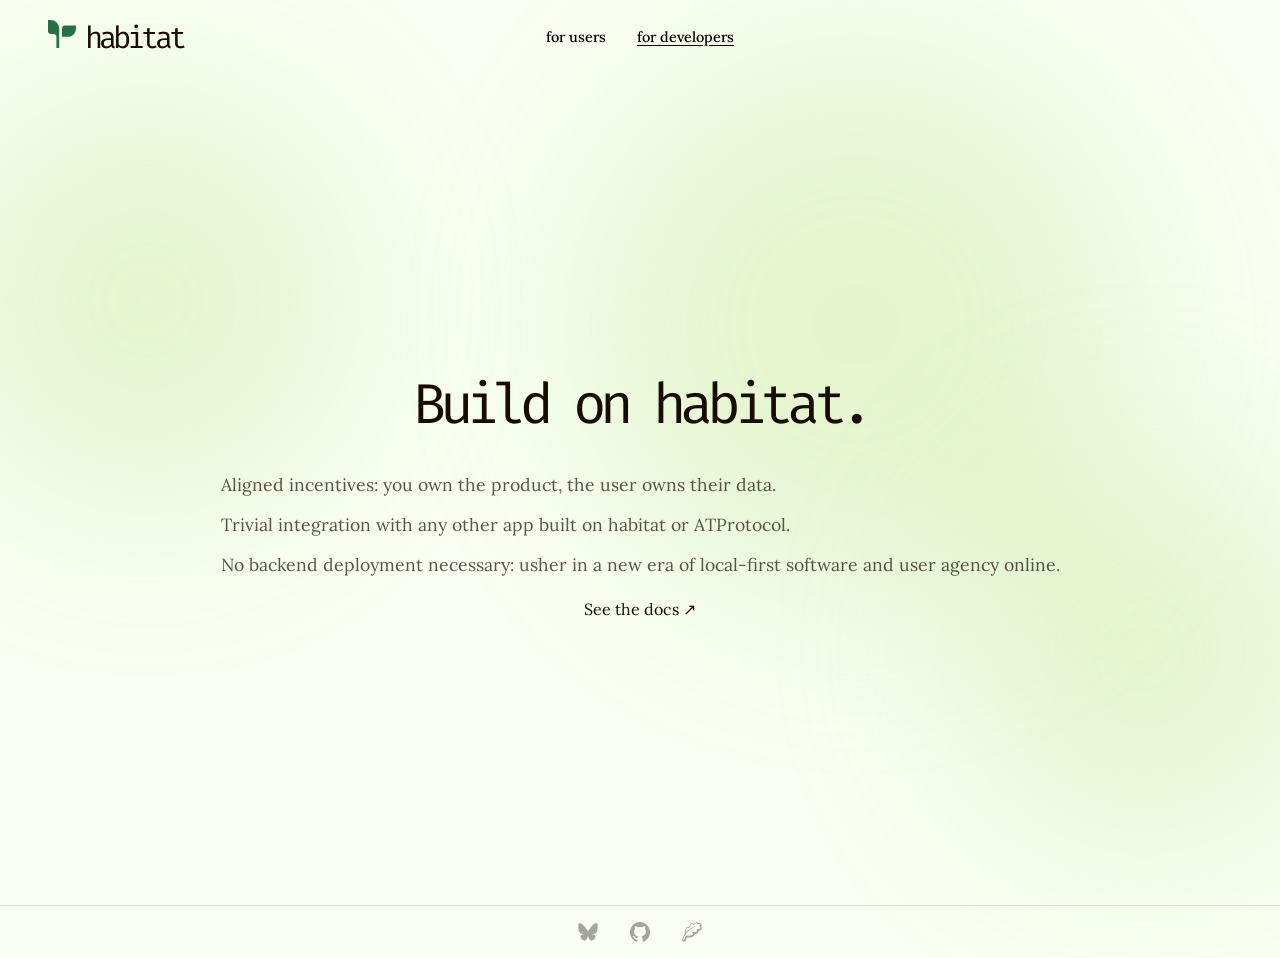
<file: developers.html>
<!DOCTYPE html>
<html lang="en">

<head>
    <meta charset="UTF-8">
    <meta name="viewport" content="width=device-width, initial-scale=1.0">
    <title>habitat — For developers</title>
    <link rel="preconnect" href="https://fonts.googleapis.com">
    <link rel="preconnect" href="https://fonts.gstatic.com" crossorigin>
    <link
        href="https://fonts.googleapis.com/css2?family=Fira+Code:wght@400;500&family=Lora:ital,wght@0,400;0,500;1,400&display=swap"
        rel="stylesheet">
    <link rel="stylesheet" href="styles.css">
    <link rel="icon" href="icons/habitat.png" type="image/png">
</head>

<body>
    <div class="app">

        <!-- Background -->
        <div class="background-container">
            <div class="blob blob-1"></div>
            <div class="blob blob-2"></div>
            <div class="blob blob-3"></div>
            <div class="dot-grid"></div>
        </div>

        <!-- Navigation -->
        <nav class="navbar">
            <div class="nav-brand">
                <div class="nav-logo">
                    <svg fill="none" viewBox="0 0 80 80" width="100%" height="100%">
                        <path d="M80 24C80 37.2548 69.2548 48 56 48H40V24C40 19.5817 43.5817 16 48 16H80V24Z"
                            fill="#2A7047" />
                        <path
                            d="M32 80H24V48C24 43.5817 20.4183 40 16 40H8C3.58172 40 0 36.4183 0 32V0H8C21.2548 0 32 10.7452 32 24V80Z"
                            fill="#2A7047" />
                    </svg>
                </div>
                <a href="index.html" class="nav-title">habitat</a>
            </div>

            <div class="nav-links">
                <a href="users.html" class="nav-link">for users</a>
                <a href="developers.html" class="nav-link nav-link-active">for developers</a>
            </div>
        </nav>

        <!-- Content -->
        <main class="hero">
            <div class="hero-inner">
                <h1 class="hero-headline">Build on habitat.</h1>
                <ul class="section-list">
                    <li>Aligned incentives: you own the product, the user owns their data.</li>
                    <li>Trivial integration with any other app built on habitat or <a
                            href="https://atproto.com">ATProtocol</a>.</li>
                    <li>No backend deployment necessary: usher in a new era of <a
                            href="https://www.inkandswitch.com/essay/local-first/#7-you-retain-ultimate-ownership-and-control">local-first
                            software</a> and user agency online.</li>
                </ul>
                </br>
                </br>
                <div>
                    <p>See the docs ↗</p>
                </div>
            </div>
        </main>

        <!-- Footer -->
        <footer class="footer">
            <div class="social-icons">
                <a href="https://bsky.app/profile/habitat.network" target="_blank" rel="noopener noreferrer"
                    class="social-link" aria-label="Bluesky">
                    <img src="icons/bluesky_black.svg" alt="Bluesky" width="20">
                </a>
                <a href="https://github.com/habitat-network/habitat" target="_blank" rel="noopener noreferrer"
                    class="social-link" aria-label="GitHub">
                    <img src="icons/github.svg" alt="GitHub" width="20">
                </a>
                <a href="https://habitat.leaflet.pub" target="_blank" rel="noopener noreferrer" class="social-link"
                    aria-label="Leaflet.pub">
                    <img src="icons/leaflet.svg" alt="Leaflet" width="20">
                </a>
            </div>
        </footer>

    </div>
</body>

</html>
</file>
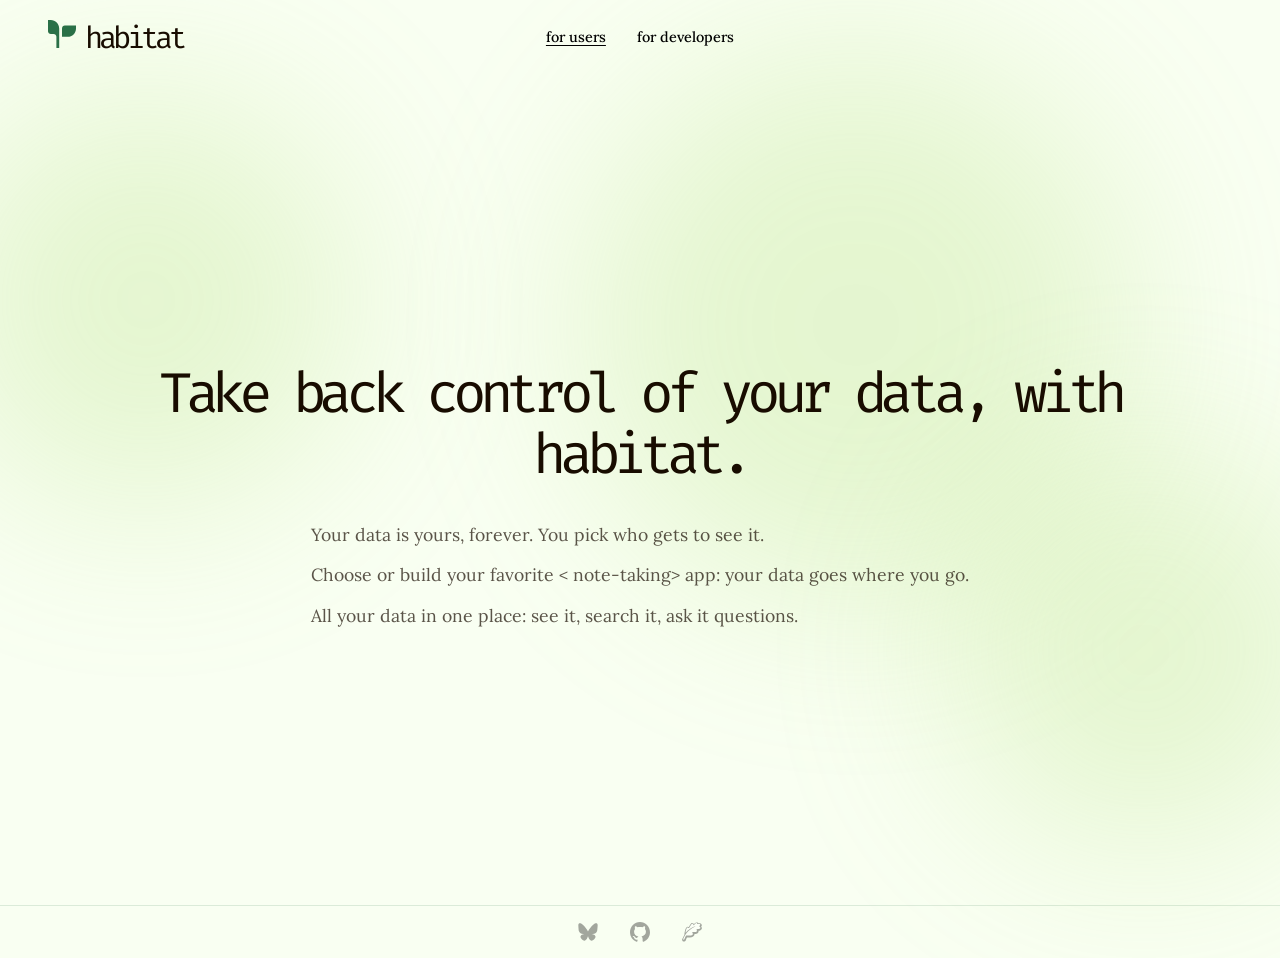
<file: users.html>
<!DOCTYPE html>
<html lang="en">

<head>
    <meta charset="UTF-8">
    <meta name="viewport" content="width=device-width, initial-scale=1.0">
    <title>habitat — For users</title>
    <link rel="preconnect" href="https://fonts.googleapis.com">
    <link rel="preconnect" href="https://fonts.gstatic.com" crossorigin>
    <link
        href="https://fonts.googleapis.com/css2?family=Fira+Code:wght@400;500&family=Lora:ital,wght@0,400;0,500;1,400&display=swap"
        rel="stylesheet">
    <link rel="stylesheet" href="styles.css">
    <link rel="icon" href="icons/habitat.png" type="image/png">
</head>

<body>
    <div class="app">

        <!-- Background -->
        <div class="background-container">
            <div class="blob blob-1"></div>
            <div class="blob blob-2"></div>
            <div class="blob blob-3"></div>
            <div class="dot-grid"></div>
        </div>

        <!-- Navigation -->
        <nav class="navbar">
            <div class="nav-brand">
                <div class="nav-logo">
                    <svg fill="none" viewBox="0 0 80 80" width="100%" height="100%">
                        <path d="M80 24C80 37.2548 69.2548 48 56 48H40V24C40 19.5817 43.5817 16 48 16H80V24Z"
                            fill="#2A7047" />
                        <path
                            d="M32 80H24V48C24 43.5817 20.4183 40 16 40H8C3.58172 40 0 36.4183 0 32V0H8C21.2548 0 32 10.7452 32 24V80Z"
                            fill="#2A7047" />
                    </svg>
                </div>
                <a href="index.html" class="nav-title">habitat</a>
            </div>

            <div class="nav-links">
                <a href="users.html" class="nav-link nav-link-active">for users</a>
                <a href="developers.html" class="nav-link">for developers</a>
            </div>
        </nav>

        <!-- Content -->
        <main class="hero">
            <div class="hero-inner">
                <h1 class="hero-headline">
                    Take back control of your data, with habitat.<br>
                </h1>
                <ul class="section-list">
                    <li>Your data is yours, forever. You pick who gets to see it.</li>
                    <li>Choose or build your favorite < note-taking> app: your data goes where you go.</li>
                    <li>All your data in one place: see it, search it, ask it questions.</li>
                </ul>
            </div>
        </main>

        <!-- Footer -->
        <footer class="footer">
            <div class="social-icons">
                <a href="https://bsky.app/profile/habitat.network" target="_blank" rel="noopener noreferrer"
                    class="social-link" aria-label="Bluesky">
                    <img src="icons/bluesky_black.svg" alt="Bluesky" width="20">
                </a>
                <a href="https://github.com/habitat-network/habitat" target="_blank" rel="noopener noreferrer"
                    class="social-link" aria-label="GitHub">
                    <img src="icons/github.svg" alt="GitHub" width="20">
                </a>
                <a href="https://habitat.leaflet.pub" target="_blank" rel="noopener noreferrer" class="social-link"
                    aria-label="Leaflet.pub">
                    <img src="icons/leaflet.svg" alt="Leaflet" width="20">
                </a>
            </div>
        </footer>

    </div>
</body>

</html>
</file>
<file: _astro/landing.DSjYgjod.css>
@import"https://fonts.googleapis.com/css2?family=Albert+Sans:ital,wght@0,400;0,500;0,600;0,700;0,800&display=swap";@import"https://api.fontshare.com/v2/css?f[]=general-sans@400,500,600&display=swap";@import"https://fonts.googleapis.com/css2?family=JetBrains+Mono:wght@400;500&display=swap";@layer components;@layer properties{@supports (((-webkit-hyphens:none)) and (not (margin-trim:inline))) or ((-moz-orient:inline) and (not (color:rgb(from red r g b)))){*,:before,:after,::backdrop{--tw-rotate-x:initial;--tw-rotate-y:initial;--tw-rotate-z:initial;--tw-skew-x:initial;--tw-skew-y:initial;--tw-border-style:solid;--tw-tracking:initial;--tw-shadow:0 0 #0000;--tw-shadow-color:initial;--tw-shadow-alpha:100%;--tw-inset-shadow:0 0 #0000;--tw-inset-shadow-color:initial;--tw-inset-shadow-alpha:100%;--tw-ring-color:initial;--tw-ring-shadow:0 0 #0000;--tw-inset-ring-color:initial;--tw-inset-ring-shadow:0 0 #0000;--tw-ring-inset:initial;--tw-ring-offset-width:0px;--tw-ring-offset-color:#fff;--tw-ring-offset-shadow:0 0 #0000;--tw-outline-style:solid;--tw-blur:initial;--tw-brightness:initial;--tw-contrast:initial;--tw-grayscale:initial;--tw-hue-rotate:initial;--tw-invert:initial;--tw-opacity:initial;--tw-saturate:initial;--tw-sepia:initial;--tw-drop-shadow:initial;--tw-drop-shadow-color:initial;--tw-drop-shadow-alpha:100%;--tw-drop-shadow-size:initial}}}@layer theme{:root,:host{--font-sans:ui-sans-serif, system-ui, sans-serif, "Apple Color Emoji", "Segoe UI Emoji", "Segoe UI Symbol", "Noto Color Emoji";--font-mono:ui-monospace, SFMono-Regular, Menlo, Monaco, Consolas, "Liberation Mono", "Courier New", monospace;--color-gray-200:oklch(92.8% .006 264.531);--color-gray-300:oklch(87.2% .01 258.338);--color-gray-400:oklch(70.7% .022 261.325);--color-gray-500:oklch(55.1% .027 264.364);--color-black:#000;--color-white:#fff;--spacing:.25rem;--text-xs:.75rem;--text-xs--line-height:calc(1 / .75);--text-sm:.875rem;--text-sm--line-height:calc(1.25 / .875);--tracking-wider:.05em;--radius-lg:.5rem;--default-transition-duration:.15s;--default-transition-timing-function:cubic-bezier(.4, 0, .2, 1);--default-font-family:var(--font-sans);--default-mono-font-family:var(--font-mono)}}@layer base{*,:after,:before,::backdrop{box-sizing:border-box;border:0 solid;margin:0;padding:0}::file-selector-button{box-sizing:border-box;border:0 solid;margin:0;padding:0}html,:host{-webkit-text-size-adjust:100%;tab-size:4;line-height:1.5;font-family:var(--default-font-family,ui-sans-serif, system-ui, sans-serif, "Apple Color Emoji", "Segoe UI Emoji", "Segoe UI Symbol", "Noto Color Emoji");font-feature-settings:var(--default-font-feature-settings,normal);font-variation-settings:var(--default-font-variation-settings,normal);-webkit-tap-highlight-color:transparent}hr{height:0;color:inherit;border-top-width:1px}abbr:where([title]){-webkit-text-decoration:underline dotted;text-decoration:underline dotted}h1,h2,h3,h4,h5,h6{font-size:inherit;font-weight:inherit}a{color:inherit;-webkit-text-decoration:inherit;text-decoration:inherit}b,strong{font-weight:bolder}code,kbd,samp,pre{font-family:var(--default-mono-font-family,ui-monospace, SFMono-Regular, Menlo, Monaco, Consolas, "Liberation Mono", "Courier New", monospace);font-feature-settings:var(--default-mono-font-feature-settings,normal);font-variation-settings:var(--default-mono-font-variation-settings,normal);font-size:1em}small{font-size:80%}sub,sup{vertical-align:baseline;font-size:75%;line-height:0;position:relative}sub{bottom:-.25em}sup{top:-.5em}table{text-indent:0;border-color:inherit;border-collapse:collapse}:-moz-focusring{outline:auto}progress{vertical-align:baseline}summary{display:list-item}ol,ul,menu{list-style:none}img,svg,video,canvas,audio,iframe,embed,object{vertical-align:middle;display:block}img,video{max-width:100%;height:auto}button,input,select,optgroup,textarea{font:inherit;font-feature-settings:inherit;font-variation-settings:inherit;letter-spacing:inherit;color:inherit;opacity:1;background-color:#0000;border-radius:0}::file-selector-button{font:inherit;font-feature-settings:inherit;font-variation-settings:inherit;letter-spacing:inherit;color:inherit;opacity:1;background-color:#0000;border-radius:0}:where(select:is([multiple],[size])) optgroup{font-weight:bolder}:where(select:is([multiple],[size])) optgroup option{padding-inline-start:20px}::file-selector-button{margin-inline-end:4px}::placeholder{opacity:1}@supports (not ((-webkit-appearance:-apple-pay-button))) or (contain-intrinsic-size:1px){::placeholder{color:currentColor}@supports (color:color-mix(in lab,red,red)){::placeholder{color:color-mix(in oklab,currentcolor 50%,transparent)}}}textarea{resize:vertical}::-webkit-search-decoration{-webkit-appearance:none}::-webkit-date-and-time-value{min-height:1lh;text-align:inherit}::-webkit-datetime-edit{display:inline-flex}::-webkit-datetime-edit-fields-wrapper{padding:0}::-webkit-datetime-edit{padding-block:0}::-webkit-datetime-edit-year-field{padding-block:0}::-webkit-datetime-edit-month-field{padding-block:0}::-webkit-datetime-edit-day-field{padding-block:0}::-webkit-datetime-edit-hour-field{padding-block:0}::-webkit-datetime-edit-minute-field{padding-block:0}::-webkit-datetime-edit-second-field{padding-block:0}::-webkit-datetime-edit-millisecond-field{padding-block:0}::-webkit-datetime-edit-meridiem-field{padding-block:0}::-webkit-calendar-picker-indicator{line-height:1}:-moz-ui-invalid{box-shadow:none}button,input:where([type=button],[type=reset],[type=submit]){appearance:button}::file-selector-button{appearance:button}::-webkit-inner-spin-button{height:auto}::-webkit-outer-spin-button{height:auto}[hidden]:where(:not([hidden=until-found])){display:none!important}}@layer utilities{.visible{visibility:visible}.absolute{position:absolute}.relative{position:relative}.static{position:static}.sticky{position:sticky}.start{inset-inline-start:var(--spacing)}.end{inset-inline-end:var(--spacing)}.top-0{top:calc(var(--spacing) * 0)}.top-full{top:100%}.right-0{right:calc(var(--spacing) * 0)}.z-10{z-index:10}.z-20{z-index:20}.mt-2{margin-top:calc(var(--spacing) * 2)}.flex{display:flex}.grid{display:grid}.hidden{display:none}.h-6{height:calc(var(--spacing) * 6)}.w-6{width:calc(var(--spacing) * 6)}.w-32{width:calc(var(--spacing) * 32)}.min-w-56{min-width:calc(var(--spacing) * 56)}.transform{transform:var(--tw-rotate-x,) var(--tw-rotate-y,) var(--tw-rotate-z,) var(--tw-skew-x,) var(--tw-skew-y,)}.cursor-not-allowed{cursor:not-allowed}.cursor-pointer{cursor:pointer}.resize{resize:both}.list-none{list-style-type:none}.flex-col{flex-direction:column}.flex-wrap{flex-wrap:wrap}.items-center{align-items:center}.justify-between{justify-content:space-between}.gap-2{gap:calc(var(--spacing) * 2)}.gap-4{gap:calc(var(--spacing) * 4)}.gap-6{gap:calc(var(--spacing) * 6)}.rounded-lg{border-radius:var(--radius-lg)}.border{border-style:var(--tw-border-style);border-width:1px}.border-t{border-top-style:var(--tw-border-style);border-top-width:1px}.border-gray-200{border-color:var(--color-gray-200)}.border-gray-300{border-color:var(--color-gray-300)}.bg-white{background-color:var(--color-white)}.p-4{padding:calc(var(--spacing) * 4)}.px-6{padding-inline:calc(var(--spacing) * 6)}.py-4{padding-block:calc(var(--spacing) * 4)}.pt-3{padding-top:calc(var(--spacing) * 3)}.text-sm{font-size:var(--text-sm);line-height:var(--tw-leading,var(--text-sm--line-height))}.text-xs{font-size:var(--text-xs);line-height:var(--tw-leading,var(--text-xs--line-height))}.tracking-wider{--tw-tracking:var(--tracking-wider);letter-spacing:var(--tracking-wider)}.text-black{color:var(--color-black)}.text-gray-400{color:var(--color-gray-400)}.text-gray-500{color:var(--color-gray-500)}.uppercase{text-transform:uppercase}.no-underline{text-decoration-line:none}.shadow-lg{--tw-shadow:0 10px 15px -3px var(--tw-shadow-color,#0000001a), 0 4px 6px -4px var(--tw-shadow-color,#0000001a);box-shadow:var(--tw-inset-shadow),var(--tw-inset-ring-shadow),var(--tw-ring-offset-shadow),var(--tw-ring-shadow),var(--tw-shadow)}.outline{outline-style:var(--tw-outline-style);outline-width:1px}.filter{filter:var(--tw-blur,) var(--tw-brightness,) var(--tw-contrast,) var(--tw-grayscale,) var(--tw-hue-rotate,) var(--tw-invert,) var(--tw-saturate,) var(--tw-sepia,) var(--tw-drop-shadow,)}.transition{transition-property:color,background-color,border-color,outline-color,text-decoration-color,fill,stroke,--tw-gradient-from,--tw-gradient-via,--tw-gradient-to,opacity,box-shadow,transform,translate,scale,rotate,filter,-webkit-backdrop-filter,backdrop-filter,display,content-visibility,overlay,pointer-events;transition-timing-function:var(--tw-ease,var(--default-transition-timing-function));transition-duration:var(--tw-duration,var(--default-transition-duration))}.select-none{-webkit-user-select:none;user-select:none}@media(min-width:48rem){.md\:block{display:block}.md\:flex{display:flex}.md\:hidden{display:none}}.\[\&\:\:-webkit-details-marker\]\:hidden::-webkit-details-marker{display:none}}h1,.prose h1{font-family:Albert Sans,ui-sans-serif,system-ui,sans-serif;font-size:3rem;font-weight:600}h2,h3,h4,h5,h6,.prose h2,.prose h3,.prose h4,.prose h5,.prose h6{font-family:Albert Sans,ui-sans-serif,system-ui,sans-serif;font-weight:500}p{font-size:1.125rem}:root{color:#121113;background-color:#f4f4f4}a{color:#217c3a;font-family:Albert Sans,ui-sans-serif,system-ui,sans-serif;font-weight:500;transition:transform .1s ease-in-out}a:hover{text-decoration:underline;transform:translateY(-2px)}@property --tw-rotate-x{syntax:"*";inherits:false}@property --tw-rotate-y{syntax:"*";inherits:false}@property --tw-rotate-z{syntax:"*";inherits:false}@property --tw-skew-x{syntax:"*";inherits:false}@property --tw-skew-y{syntax:"*";inherits:false}@property --tw-border-style{syntax:"*";inherits:false;initial-value:solid}@property --tw-tracking{syntax:"*";inherits:false}@property --tw-shadow{syntax:"*";inherits:false;initial-value:0 0 #0000}@property --tw-shadow-color{syntax:"*";inherits:false}@property --tw-shadow-alpha{syntax:"<percentage>";inherits:false;initial-value:100%}@property --tw-inset-shadow{syntax:"*";inherits:false;initial-value:0 0 #0000}@property --tw-inset-shadow-color{syntax:"*";inherits:false}@property --tw-inset-shadow-alpha{syntax:"<percentage>";inherits:false;initial-value:100%}@property --tw-ring-color{syntax:"*";inherits:false}@property --tw-ring-shadow{syntax:"*";inherits:false;initial-value:0 0 #0000}@property --tw-inset-ring-color{syntax:"*";inherits:false}@property --tw-inset-ring-shadow{syntax:"*";inherits:false;initial-value:0 0 #0000}@property --tw-ring-inset{syntax:"*";inherits:false}@property --tw-ring-offset-width{syntax:"<length>";inherits:false;initial-value:0}@property --tw-ring-offset-color{syntax:"*";inherits:false;initial-value:#fff}@property --tw-ring-offset-shadow{syntax:"*";inherits:false;initial-value:0 0 #0000}@property --tw-outline-style{syntax:"*";inherits:false;initial-value:solid}@property --tw-blur{syntax:"*";inherits:false}@property --tw-brightness{syntax:"*";inherits:false}@property --tw-contrast{syntax:"*";inherits:false}@property --tw-grayscale{syntax:"*";inherits:false}@property --tw-hue-rotate{syntax:"*";inherits:false}@property --tw-invert{syntax:"*";inherits:false}@property --tw-opacity{syntax:"*";inherits:false}@property --tw-saturate{syntax:"*";inherits:false}@property --tw-sepia{syntax:"*";inherits:false}@property --tw-drop-shadow{syntax:"*";inherits:false}@property --tw-drop-shadow-color{syntax:"*";inherits:false}@property --tw-drop-shadow-alpha{syntax:"<percentage>";inherits:false;initial-value:100%}@property --tw-drop-shadow-size{syntax:"*";inherits:false}.astro-route-announcer{position:absolute;left:0;top:0;clip:rect(0 0 0 0);clip-path:inset(50%);overflow:hidden;white-space:nowrap;width:1px;height:1px}.docs-link[data-astro-cid-3ef6ksr2]{font-family:General Sans,ui-sans-serif,system-ui,sans-serif;font-size:1.25rem;font-weight:400;color:#000;text-decoration:none;letter-spacing:-.005em;transition:color .16s ease}.docs-link[data-astro-cid-3ef6ksr2]:hover{color:green;transform:none;text-decoration:none}.products-menu[data-astro-cid-3ef6ksr2]{position:relative;font-family:General Sans,ui-sans-serif,system-ui,sans-serif}.products-trigger[data-astro-cid-3ef6ksr2]{display:inline-flex;align-items:center;gap:6px;background:transparent;border:none;padding:6px 2px;margin:0;color:#000;font-family:General Sans,ui-sans-serif,system-ui,sans-serif;font-size:1.25rem;font-weight:400;cursor:pointer;letter-spacing:-.005em;transition:color .16s ease}.products-trigger[data-astro-cid-3ef6ksr2]:hover,.products-menu[data-astro-cid-3ef6ksr2]:hover .products-trigger[data-astro-cid-3ef6ksr2],.products-menu[data-astro-cid-3ef6ksr2]:focus-within .products-trigger[data-astro-cid-3ef6ksr2]{color:green}.products-caret[data-astro-cid-3ef6ksr2]{transition:transform .2s ease}.products-menu[data-astro-cid-3ef6ksr2]:hover .products-caret[data-astro-cid-3ef6ksr2],.products-menu[data-astro-cid-3ef6ksr2]:focus-within .products-caret[data-astro-cid-3ef6ksr2]{transform:rotate(180deg)}.products-panel[data-astro-cid-3ef6ksr2]{position:absolute;top:calc(100% + 8px);right:0;min-width:220px;background:#fff;border:1px solid rgba(0,0,0,.1);padding:6px;opacity:0;visibility:hidden;transform:translateY(-4px);transition:opacity .18s ease,transform .18s ease,visibility .18s;z-index:30;box-shadow:0 18px 40px -20px #0000002e}.products-panel[data-astro-cid-3ef6ksr2]:before{content:"";position:absolute;top:-10px;left:0;right:0;height:10px}.products-menu[data-astro-cid-3ef6ksr2]:hover .products-panel[data-astro-cid-3ef6ksr2],.products-menu[data-astro-cid-3ef6ksr2]:focus-within .products-panel[data-astro-cid-3ef6ksr2]{opacity:1;visibility:visible;transform:translateY(0)}.products-item[data-astro-cid-3ef6ksr2]{display:block;padding:8px 12px;text-decoration:none;border:none!important;color:#000;font-family:General Sans,ui-sans-serif,system-ui,sans-serif;transition:background .14s ease,color .14s ease}a[data-astro-cid-3ef6ksr2].products-item:hover{color:green;transform:none}.products-item-label[data-astro-cid-3ef6ksr2]{font-size:.9375rem;font-weight:400;letter-spacing:-.005em}.products-item-desc[data-astro-cid-3ef6ksr2]{font-size:.8125rem;line-height:1.4;color:#0000008c}a[data-astro-cid-3ef6ksr2].products-item:hover .products-item-desc[data-astro-cid-3ef6ksr2]{color:#008000bf}.products-item-tag[data-astro-cid-3ef6ksr2]{font-family:JetBrains Mono,ui-monospace,monospace;font-size:.625rem;text-transform:uppercase;letter-spacing:.08em;color:#00000080;border:1px solid rgba(0,0,0,.15);padding:2px 6px;border-radius:2px}.products-item[data-astro-cid-3ef6ksr2].is-disabled{color:#00000059;cursor:not-allowed;user-select:none}.products-item[data-astro-cid-3ef6ksr2].is-disabled .products-item-desc[data-astro-cid-3ef6ksr2]{color:#0000004d}:root{--white: #ffffff;--black: #000000;--green: #008000;--rule: rgba(0, 0, 0, .1);--muted: rgba(0, 0, 0, .6)}.landing{font-family:General Sans,ui-sans-serif,system-ui,sans-serif;font-feature-settings:"ss01";background:var(--white);color:var(--black)}.landing h1,.landing h2,.landing h3,.landing p,.landing a,.landing li{font-family:inherit}.landing a{color:var(--black);text-decoration:none;border-bottom:1px solid var(--black);transition:color .16s ease,border-color .16s ease}.landing a:hover{color:var(--green);border-bottom-color:var(--green);transform:none;text-decoration:none}.landing .section-inner,.landing .hero-inner{max-width:1180px;margin:0 auto;padding:0 32px}.landing .section-inner.center{text-align:center}.landing .hero{padding:80px 0 140px;border-bottom:1px solid var(--rule)}.landing .eyebrow{font-family:JetBrains Mono,ui-monospace,monospace;font-size:.75rem;text-transform:uppercase;letter-spacing:.12em;color:var(--muted);margin:0 0 28px}.landing .display{font-size:clamp(2.4rem,5.6vw,5.25rem);line-height:1.02;letter-spacing:-.025em;font-weight:500;margin:0 0 28px;max-width:14ch}.landing .hero-sub{font-size:1.125rem;line-height:1.55;color:var(--black);max-width:52ch;margin:0 0 40px;font-weight:400}.landing .section{padding:120px 0;border-bottom:1px solid var(--rule)}.landing .section h2{font-size:clamp(1.875rem,3.2vw,2.75rem);line-height:1.1;letter-spacing:-.02em;font-weight:500;margin:0 0 32px;max-width:36ch}.landing .lead{font-size:1.125rem;line-height:1.55;max-width:60ch;margin:0 0 48px;color:var(--black)}.landing .helper{margin-top:16px;font-family:JetBrains Mono,ui-monospace,monospace;font-size:.8125rem;color:var(--muted)}.landing .helper a{color:var(--muted);border-bottom-color:var(--rule)}.landing .helper a:hover{color:var(--green);border-bottom-color:var(--green)}.landing .reveal{opacity:0;transform:translateY(10px);transition:opacity .7s ease-out,transform .7s ease-out;transition-delay:var(--d, 0ms)}.landing .reveal.is-visible{opacity:1;transform:translateY(0)}.landing .visually-hidden{position:absolute;width:1px;height:1px;padding:0;margin:-1px;overflow:hidden;clip:rect(0,0,0,0);white-space:nowrap;border:0}@media(max-width:880px){.landing .section{padding:80px 0}.landing .hero{padding:48px 0 96px}}@media(prefers-reduced-motion:reduce){.landing .reveal{opacity:1;transform:none;transition:none}}
</file>
<file: _astro/index@_@astro.BsqDQvqI.css>
.landing .hero-inner{display:grid;grid-template-columns:1.2fr 1fr;gap:64px;align-items:center}.talk-btn{display:inline-block;margin-bottom:32px;padding:12px 28px;border-radius:999px;background:var(--black);color:var(--white);font:inherit;font-size:1rem;font-weight:500;text-decoration:none;transition:background .16s ease}.talk-btn:hover{background:var(--green);border-color:var(--green)}.waitlist{display:flex;align-items:stretch;gap:0;max-width:460px;border-bottom:1px solid var(--black)}.waitlist.center{margin:28px auto 0}.waitlist input{flex:1;border:none;outline:none;padding:14px 0;font:inherit;font-size:1rem;background:transparent;color:var(--black)}.waitlist input::placeholder{color:var(--muted)}.waitlist button{border:none;background:transparent;color:var(--black);font:inherit;font-weight:500;font-size:1rem;padding:14px 16px 14px 0;cursor:pointer;display:inline-flex;align-items:center;gap:8px;transition:color .16s ease}.waitlist button:hover{color:var(--green)}.waitlist button span{transition:transform .2s ease}.waitlist button:hover span{transform:translate(4px)}.waitlist-status{margin:12px 0 0;min-height:1.25rem;font-family:JetBrains Mono,ui-monospace,monospace;font-size:.8125rem;color:var(--muted)}.waitlist-status[data-status=success]{color:var(--green)}.waitlist-status[data-status=invalid],.waitlist-status[data-status=error]{color:var(--black)}.section.closing .waitlist-status{text-align:center}.hero-visual{width:100%}.plane{position:relative;aspect-ratio:460 / 400;width:100%;max-width:540px;margin-left:auto;background:var(--white)}.diagram-svg{width:100%;height:100%;display:block;overflow:visible}.diagram-svg.habitat-diagram{height:auto;max-width:540px;margin-top:8px}.hero-art-wrap{position:relative;width:100%;max-width:560px;aspect-ratio:5 / 6;margin-left:auto}.hero-art{width:100%;height:100%;display:block}.hero-falling-canvas{position:absolute;inset:0;width:100%;height:100%;pointer-events:none;-webkit-mask-image:linear-gradient(to right,transparent 0%,black 22%,black 100%);mask-image:linear-gradient(to right,transparent 0%,black 22%,black 100%)}.diagram-svg .node{fill:var(--white);stroke:var(--black);stroke-width:1;vector-effect:non-scaling-stroke}.diagram-svg .node.sm{stroke-width:.9}.diagram-svg .sparkle{fill:none;stroke:var(--black);stroke-width:1;stroke-linejoin:round;vector-effect:non-scaling-stroke}.diagram-svg .node-label{font-family:General Sans,ui-sans-serif,system-ui,sans-serif;font-size:12.5px;font-weight:400;fill:var(--black);letter-spacing:.005em}.diagram-svg .lead-label{font-size:14px;font-weight:450}.diagram-svg .connector{stroke:#00000029;stroke-width:1;vector-effect:non-scaling-stroke}.diagram-svg .orb{fill:var(--green)}.diagram-svg .bar-glow{opacity:.35}.section.closing h2{max-width:none;margin-left:auto;margin-right:auto}.section.closing .lead{margin-left:auto;margin-right:auto}.habitat-svg{width:100%;height:auto;display:block;overflow:visible;margin-top:8px;max-width:540px}.habitat-svg .node{fill:var(--white);stroke:var(--black);stroke-width:1;vector-effect:non-scaling-stroke}.habitat-svg .node.sm{stroke-width:.9}.habitat-svg .node-label{font-family:General Sans,ui-sans-serif,system-ui,sans-serif;font-size:12px;font-weight:400;fill:var(--black)}.habitat-svg .lead-label{font-size:14px;font-weight:450}.habitat-svg .connector{stroke:#00000029;stroke-width:1;vector-effect:non-scaling-stroke}.habitat-svg .person{fill:none;stroke:var(--black);stroke-width:1;stroke-linecap:round;vector-effect:non-scaling-stroke}.habitat-svg .orb{fill:var(--green)}.habitat-svg .bar-glow{opacity:.35}.silo-svg{width:100%;height:auto;display:block;overflow:visible;margin-top:8px;max-width:540px}.silo-svg .node{fill:var(--white);stroke:var(--black);stroke-width:1;vector-effect:non-scaling-stroke}.silo-svg .node-label{font-family:General Sans,ui-sans-serif,system-ui,sans-serif;font-size:12px;font-weight:400;fill:var(--black)}.silo-svg .wall{stroke:#00000047;stroke-width:1;fill:none;vector-effect:non-scaling-stroke}.silo-svg .orb-red{fill:#c00}.silo-svg .x-mark line{stroke:#c00;stroke-width:1.5;stroke-linecap:round;vector-effect:non-scaling-stroke}.silo-svg .person{fill:none;stroke:var(--black);stroke-width:1;stroke-linecap:round;vector-effect:non-scaling-stroke}.silo-svg .orb{fill:var(--green)}.diagram{display:grid;grid-template-columns:1fr 1fr;gap:64px;margin-top:32px;border-top:1px solid var(--rule);padding-top:48px}.diagram-label{font-family:JetBrains Mono,ui-monospace,monospace;font-size:.75rem;text-transform:uppercase;letter-spacing:.08em;color:var(--muted);margin-bottom:24px}.diagram-stack{display:flex;flex-direction:column;gap:16px}.app-row{display:grid;grid-template-columns:1fr 80px;align-items:center;gap:16px;padding:18px 0;border-top:1px solid var(--rule)}.app-row:last-child{border-bottom:1px solid var(--rule)}.app{font-size:1rem;font-weight:500}.app.hollow{border:1px solid var(--black);padding:12px 16px;text-align:center;background:var(--white)}.data-block{height:14px;background:var(--black);width:100%}.diagram-stack.unified .apps-row{display:grid;grid-template-columns:repeat(3,1fr);gap:12px;margin-bottom:20px}.unified-layer{background:var(--green);color:var(--white);padding:18px 16px;text-align:center;font-weight:500;font-size:.9375rem;letter-spacing:.01em}.pillar-list{list-style:none;padding:0;margin:24px 0 0;border-top:1px solid var(--rule)}.pillar{display:grid;grid-template-columns:80px 1fr 64px;gap:32px;padding:36px 0;border-bottom:1px solid var(--rule);align-items:center}.pillar-icon{display:block;justify-self:end;color:var(--black)}@media(max-width:640px){.pillar{grid-template-columns:56px 1fr 40px;gap:16px}.pillar-icon{width:32px;height:32px}}.pillar-num{font-family:JetBrains Mono,ui-monospace,monospace;font-size:.875rem;color:var(--muted);letter-spacing:.04em}.pillar-body h3{font-size:1.375rem;font-weight:500;letter-spacing:-.01em;margin:0 0 12px}.pillar-body p{font-size:1.0625rem;line-height:1.55;max-width:64ch;margin:0;color:var(--black)}.soon-list{list-style:none;padding:0;margin:0;display:flex;flex-direction:column;gap:20px;max-width:64ch}.soon-list li{font-size:1.0625rem;line-height:1.55;display:flex;gap:14px;align-items:baseline}.bullet{display:inline-block;width:8px;height:8px;background:var(--green);flex:0 0 8px;transform:translateY(2px)}.footer{padding:32px 0 48px}.footer-inner{display:flex;gap:28px;flex-wrap:wrap;font-family:JetBrains Mono,ui-monospace,monospace;font-size:.8125rem;color:var(--muted)}.footer a{color:var(--muted);border-bottom-color:var(--rule)}.footer a:hover{color:var(--green);border-bottom-color:var(--green)}@media(max-width:880px){.landing .hero-inner{grid-template-columns:1fr;gap:48px}.plane{max-width:100%;margin-left:0}.diagram{grid-template-columns:1fr;gap:48px}.pillar{grid-template-columns:48px 1fr;gap:20px}}@media(prefers-reduced-motion:reduce){.diagram-svg .orb,.silo-svg .orb,.silo-svg .orb-red,.silo-svg .x-mark{display:none}.diagram-svg .bar-glow{opacity:.3}.hero-art .fs animateTransform{display:none}}
</file>
<file: styles.css>
/* ─── Reset ─────────────────────────────────────────────── */
*,
*::before,
*::after {
    margin: 0;
    padding: 0;
    box-sizing: border-box;
}

/* ─── Base ───────────────────────────────────────────────── */
body {
    font-family: 'Lora', Georgia, serif;
    background: #f9fff2;
    color: #180c00;
    -webkit-font-smoothing: antialiased;
    -moz-osx-font-smoothing: grayscale;
}

a {
    color: inherit;
    text-decoration: none;
}

/* ─── App Shell ──────────────────────────────────────────── */
.app {
    position: relative;
    min-height: 100vh;
    overflow-x: hidden;
}

/* ─── Background ─────────────────────────────────────────── */
.background-container {
    position: fixed;
    inset: 0;
    background: #f9fff2;
    z-index: 0;
    pointer-events: none;
}


/* Animated blobs */
.blob {
    position: absolute;
    background: #a9db6d;
    filter: blur(90px);
    opacity: 0.25;
    border-radius: 9999px;
}

.blob-1 {
    width: min(420px, 40vw);
    height: min(420px, 40vw);
    left: -5%;
    top: 10%;
    animation: blob 14s infinite cubic-bezier(0.4, 0, 0.6, 1);
}

.blob-2 {
    width: min(560px, 50vw);
    height: min(560px, 50vw);
    left: 45%;
    top: 5%;
    animation: blob 14s infinite cubic-bezier(0.4, 0, 0.6, 1);
    animation-delay: 2.5s;
}

.blob-3 {
    width: min(400px, 35vw);
    height: min(400px, 35vw);
    right: -5%;
    top: 50%;
    animation: blob 14s infinite cubic-bezier(0.4, 0, 0.6, 1);
    animation-delay: 5s;
}

@keyframes blob {

    0%,
    100% {
        transform: translate(0, 0) scale(1);
    }

    33% {
        transform: translate(min(120px, 10vw), min(-90px, -8vh)) scale(1.3);
    }

    66% {
        transform: translate(min(-100px, -8vw), min(80px, 7vh)) scale(0.75);
    }
}

/* ─── Navbar ─────────────────────────────────────────────── */
.navbar {
    position: sticky;
    top: 0;
    z-index: 100;
    display: flex;
    align-items: center;
    justify-content: space-between;
    padding: 1.25rem 3rem;
}

/* Brand: logo + wordmark */
.nav-brand {
    display: flex;
    align-items: flex-end;
    gap: 0.55rem;
    flex-shrink: 0;
}

.nav-logo {
    width: 1.75rem;
    height: 1.75rem;
    flex-shrink: 0;
    margin-bottom: 5px;
}

.nav-title {
    font-family: 'Fira Code', monospace;
    font-weight: 400;
    font-size: 1.9rem;
    letter-spacing: -0.13em;
    line-height: 1;
    color: #180c00;
}

/* Center nav links */
.nav-links {
    display: flex;
    align-items: center;
    gap: 0.25rem;
    position: absolute;
    left: 50%;
    transform: translateX(-50%);
}

.nav-link {
    font-family: 'Lora', serif;
    font-size: 0.9rem;
    font-weight: 500;
    color: #000;
    opacity: 1;
    padding: 0.35rem 0.85rem;
    border-radius: 99px;
    transition: opacity 180ms, background 180ms;
}

.nav-link:hover {
    opacity: 1;
    background: rgba(42, 112, 71, 0.08);
}

.nav-link-active {
    opacity: 1;
    text-decoration: underline;
    text-underline-offset: 3px;
}

.nav-sep {
    width: 1px;
    height: 14px;
    background: rgba(42, 112, 71, 0.3);
    margin: 0 0.1rem;
}

/* CTA button */
.nav-cta {
    flex-shrink: 0;
}

.btn-primary {
    display: inline-flex;
    align-items: center;
    font-family: 'Lora', serif;
    font-size: 0.875rem;
    font-weight: 500;
    color: #fff;
    background: #2A7047;
    padding: 0.6rem 1.3rem;
    border-radius: 99px;
    transition: background 180ms, transform 180ms, box-shadow 180ms;
    box-shadow: 0 1px 3px rgba(42, 112, 71, 0.25);
}

.btn-primary:hover {
    background: #1d5233;
    transform: translateY(-1px);
    box-shadow: 0 4px 12px rgba(42, 112, 71, 0.3);
}

.btn-primary.btn-lg {
    font-size: 1rem;
    padding: 0.8rem 1.8rem;
}

.btn-ghost {
    display: inline-flex;
    align-items: center;
    font-family: 'Lora', serif;
    font-size: 1rem;
    font-weight: 500;
    color: #2A7047;
    padding: 0.8rem 1.8rem;
    border-radius: 99px;
    border: 1.5px solid rgba(42, 112, 71, 0.4);
    transition: border-color 180ms, background 180ms, transform 180ms;
}

.btn-ghost:hover {
    border-color: #2A7047;
    background: rgba(42, 112, 71, 0.06);
    transform: translateY(-1px);
}

/* ─── Hero ───────────────────────────────────────────────── */
.hero {
    position: relative;
    z-index: 10;
    display: flex;
    flex-direction: column;
    align-items: center;
    justify-content: center;
    min-height: calc(100vh - 68px);
    padding: 5rem 3rem 4rem;
    text-align: center;
}


.hero-eyebrow {
    display: inline-block;
    font-family: 'Lora', serif;
    font-size: 0.78rem;
    font-weight: 500;
    letter-spacing: 0.18em;
    text-transform: uppercase;
    color: #2A7047;
    margin-bottom: 1.5rem;
    padding: 0.35rem 0.9rem;
    border: 1px solid rgba(42, 112, 71, 0.35);
    border-radius: 99px;
    background: rgba(42, 112, 71, 0.06);
}

.hero-headline {
    font-family: 'Fira Code', monospace;
    font-size: clamp(1.8rem, 4.5vw, 3.5rem);
    font-weight: 400;
    line-height: 1.08;
    letter-spacing: -0.13em;
    color: #180c00;
    margin: 0 auto 1.75rem;
}

.hero-headline em {
    font-style: italic;
    color: #2A7047;
}

.hero-headline b {
    font-weight: 500;
    -webkit-text-stroke: 0.5px #180c00;
}

.hero-body {
    font-family: 'Lora', serif;
    font-size: clamp(1rem, 1.8vw, 1.15rem);
    line-height: 1.8;
    color: #180c00;
    opacity: 0.6;
    max-width: 560px;
    margin: 0 auto 2.5rem;
}

.hero-actions {
    display: flex;
    align-items: center;
    justify-content: center;
    gap: 1rem;
    flex-wrap: wrap;
}

/* Decorative divider below hero */
.hero-rule {
    width: min(480px, 70vw);
    height: 1px;
    background: linear-gradient(to right, transparent, rgba(42, 112, 71, 0.25), transparent);
    margin-top: 5rem;
}

/* ─── Content Sections ───────────────────────────────────── */
.section {
    position: relative;
    z-index: 10;
    max-width: 720px;
    margin: 0 auto;
    padding: 5rem 3rem;
    text-align: center;
}

.section-alt {
    padding-bottom: 7rem;
}

.section-tag {
    display: inline-block;
    font-family: 'Lora', serif;
    font-size: 0.75rem;
    font-weight: 500;
    letter-spacing: 0.16em;
    text-transform: uppercase;
    color: #2A7047;
    margin-bottom: 1.25rem;
    padding: 0.3rem 0.85rem;
    border: 1px solid rgba(42, 112, 71, 0.3);
    border-radius: 99px;
    background: rgba(42, 112, 71, 0.05);
}

/* Divider between sections */
.section+.section::before {
    content: '';
    display: block;
    width: min(320px, 60vw);
    height: 1px;
    background: linear-gradient(to right, transparent, rgba(42, 112, 71, 0.2), transparent);
    margin: 0 auto;
    transform: translateY(-5rem);
}

/* ─── Content Sections ───────────────────────────────────── */
.content-section {
    position: relative;
    z-index: 10;
    display: flex;
    align-items: center;
    justify-content: center;
    min-height: 100vh;
    padding: 6rem 3rem;
    border-top: 1px solid rgba(42, 112, 71, 0.12);
}

.content-section-mid {
    background: #2A7047;
    min-height: 80vh;
}

.content-section-mid .content-section-inner {
    max-width: 75vw;
}

.content-section-mid .section-headline {
    color: #fff;
    max-width: 100%;
    margin: 0 auto 1.75rem;
}

.content-section-mid .section-body {
    color: #fff;
}

.content-section-mid .section-body {
    opacity: 0.8;
}

.content-section-mid .btn-ghost {
    color: #fff;
    border-color: rgba(255, 255, 255, 0.5);
}

.content-section-mid .btn-ghost:hover {
    background: rgba(255, 255, 255, 0.1);
    border-color: #fff;
}

.content-section-alt {
    background: rgba(42, 112, 71, 0.03);
}

.content-section-inner {
    width: 100%;
    text-align: center;
}

.section-label {
    font-family: 'Lora', serif;
    font-size: 0.78rem;
    font-weight: 500;
    letter-spacing: 0.18em;
    text-transform: uppercase;
    color: #2A7047;
    margin-bottom: 2rem;
    display: block;
}

.section-headline {
    font-family: 'Fira Code', monospace;
    font-size: clamp(1.8rem, 4vw, 3.2rem);
    font-weight: 400;
    line-height: 1.12;
    letter-spacing: -0.13em;
    color: #180c00;
    max-width: 75%;
    margin: 0 auto 1.75rem;
}

.section-body {
    font-family: 'Lora', serif;
    font-size: clamp(1rem, 1.8vw, 1.1rem);
    line-height: 1.8;
    color: #180c00;
    opacity: 0.6;
    max-width: 520px;
    margin: 0 auto 2.5rem;
}

.section-list {
    list-style: none;
    display: inline-flex;
    flex-direction: column;
    gap: 0.75rem;
    margin-top: 0.5rem;
    text-align: left;
}

.section-list li {
    font-family: 'Lora', serif;
    font-size: clamp(1rem, 1.8vw, 1.1rem);
    line-height: 1.6;
    color: #180c00;
    opacity: 0.7;
}

/* ─── Carousel ───────────────────────────────────────────── */
.carousel {
    display: flex;
    align-items: center;
    gap: 1.25rem;
    margin-top: 2.5rem;
}

.carousel-track-wrapper {
    flex: 1;
    overflow: hidden;
    border-radius: 1rem;
    border: 1.5px solid #000;
}

.carousel-track {
    display: flex;
    transition: transform 500ms cubic-bezier(0.4, 0, 0.2, 1);
}

.carousel-slide {
    min-width: 100%;
    display: flex;
    align-items: center;
    justify-content: center;
}

.carousel-img {
    width: 100%;
    height: 420px;
    object-fit: cover;
    border-radius: 0.875rem;
    display: block;
}

.carousel-arrow {
    flex-shrink: 0;
    width: 2.5rem;
    height: 2.5rem;
    border-radius: 50%;
    border: 1.5px solid rgba(255, 255, 255, 0.4);
    background: rgba(255, 255, 255, 0.1);
    color: #fff;
    cursor: pointer;
    display: flex;
    align-items: center;
    justify-content: center;
    transition: background 180ms, border-color 180ms;
}

.carousel-arrow:hover {
    background: rgba(255, 255, 255, 0.2);
    border-color: rgba(255, 255, 255, 0.7);
}

.carousel-arrow svg {
    width: 1rem;
    height: 1rem;
}

.carousel-dots {
    display: flex;
    justify-content: center;
    gap: 0.5rem;
    margin-top: 1.25rem;
}

.carousel-dot {
    width: 6px;
    height: 6px;
    border-radius: 50%;
    background: rgba(255, 255, 255, 0.35);
    cursor: pointer;
    transition: background 200ms, transform 200ms;
}

.carousel-dot.active {
    background: #fff;
    transform: scale(1.3);
}

/* ─── Footer ─────────────────────────────────────────────── */
.footer {
    position: relative;
    z-index: 10;
    padding: 1rem 1rem;
    border-top: 1px solid rgba(42, 112, 71, 0.14);
    display: flex;
    justify-content: center;
    align-items: center;
}

.social-icons {
    display: flex;
    align-items: center;
    gap: 2rem;
}

.social-link {
    display: flex;
    align-items: center;
    justify-content: center;
    opacity: 0.35;
    transition: opacity 200ms, transform 200ms;
}

.social-link:hover {
    opacity: 0.8;
    transform: scale(1.12);
}

/* ─── Mobile ─────────────────────────────────────────────── */
@media (max-width: 768px) {
    .navbar {
        padding: 1rem 1.5rem;
        gap: 1rem;
    }

    .nav-links {
        position: static;
        transform: none;
        display: none;
        /* collapse on small screens */
    }

    .nav-title {
        font-size: 1.5rem;
    }

    .hero {
        padding: 4rem 1.5rem 3rem;
    }

    .section {
        padding: 3.5rem 1.5rem;
    }

    .footer {
        padding: 2rem 1.5rem;
    }
}
</file>
